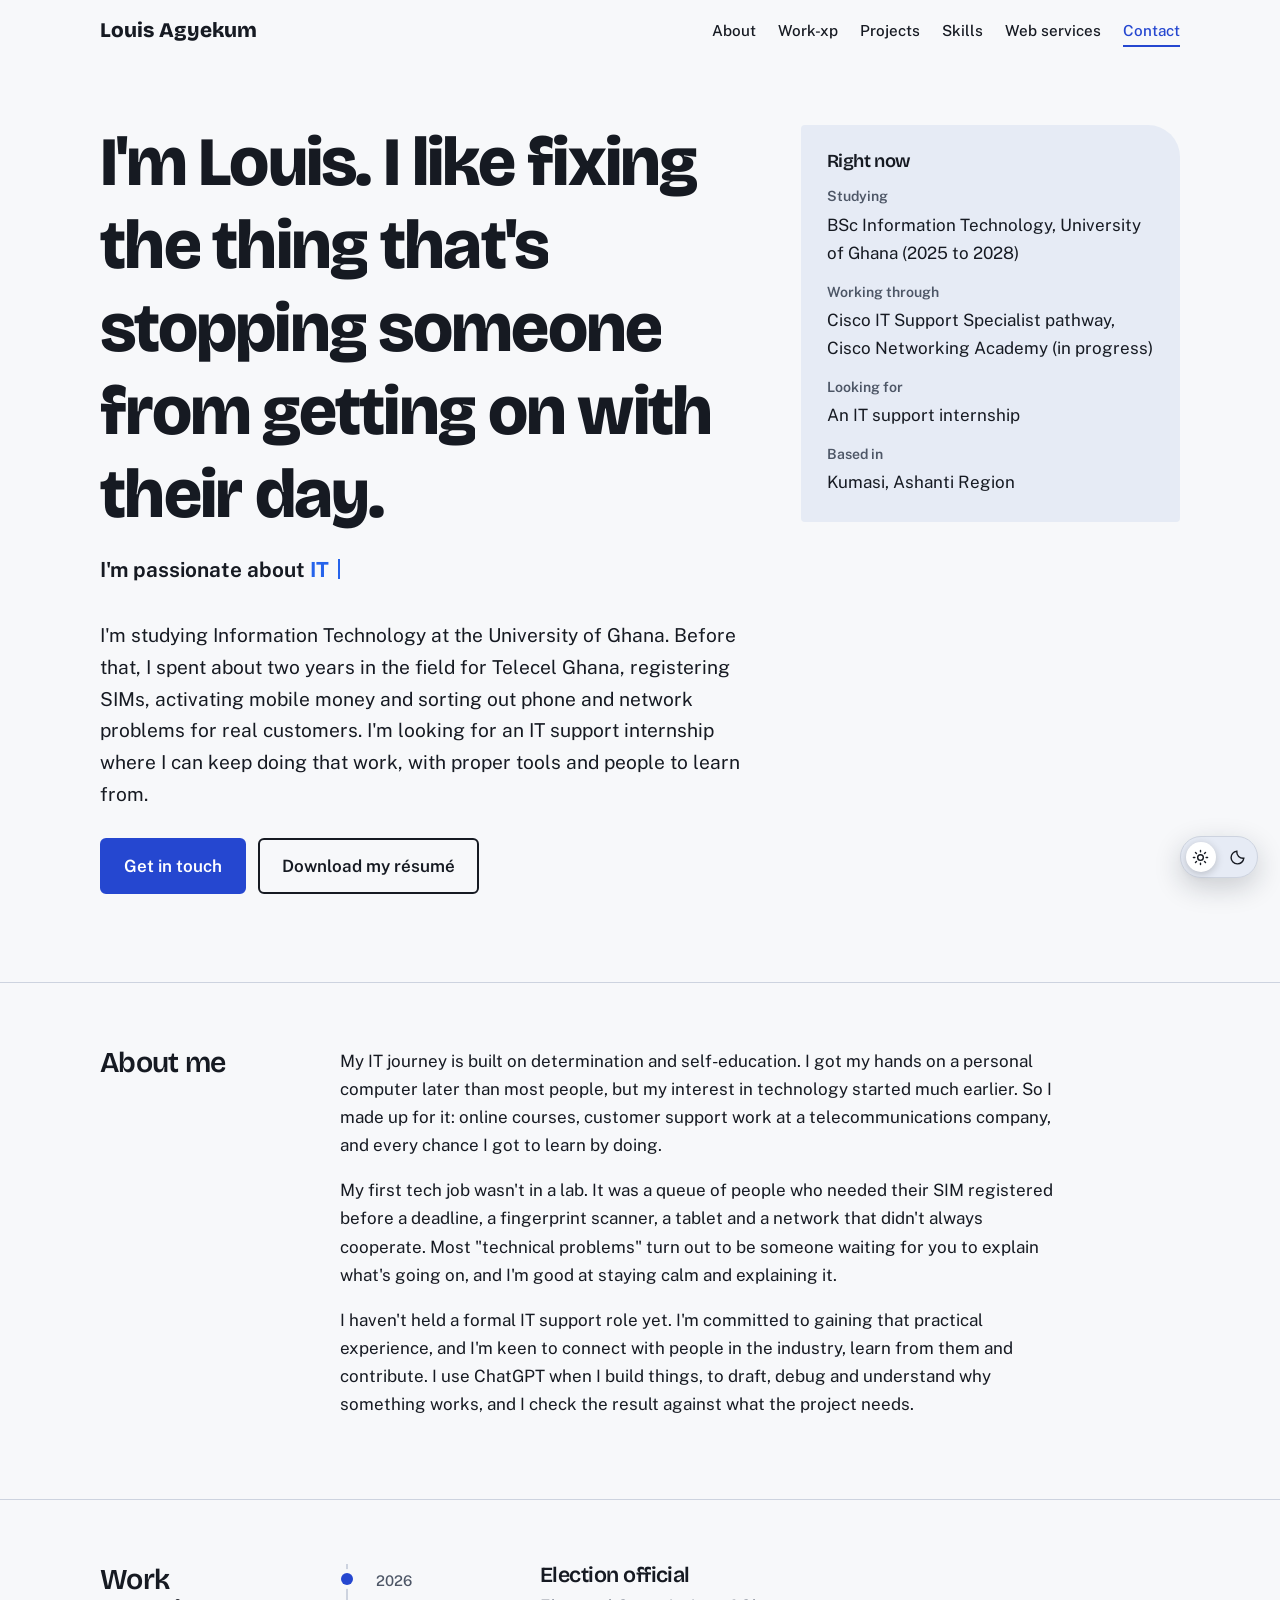
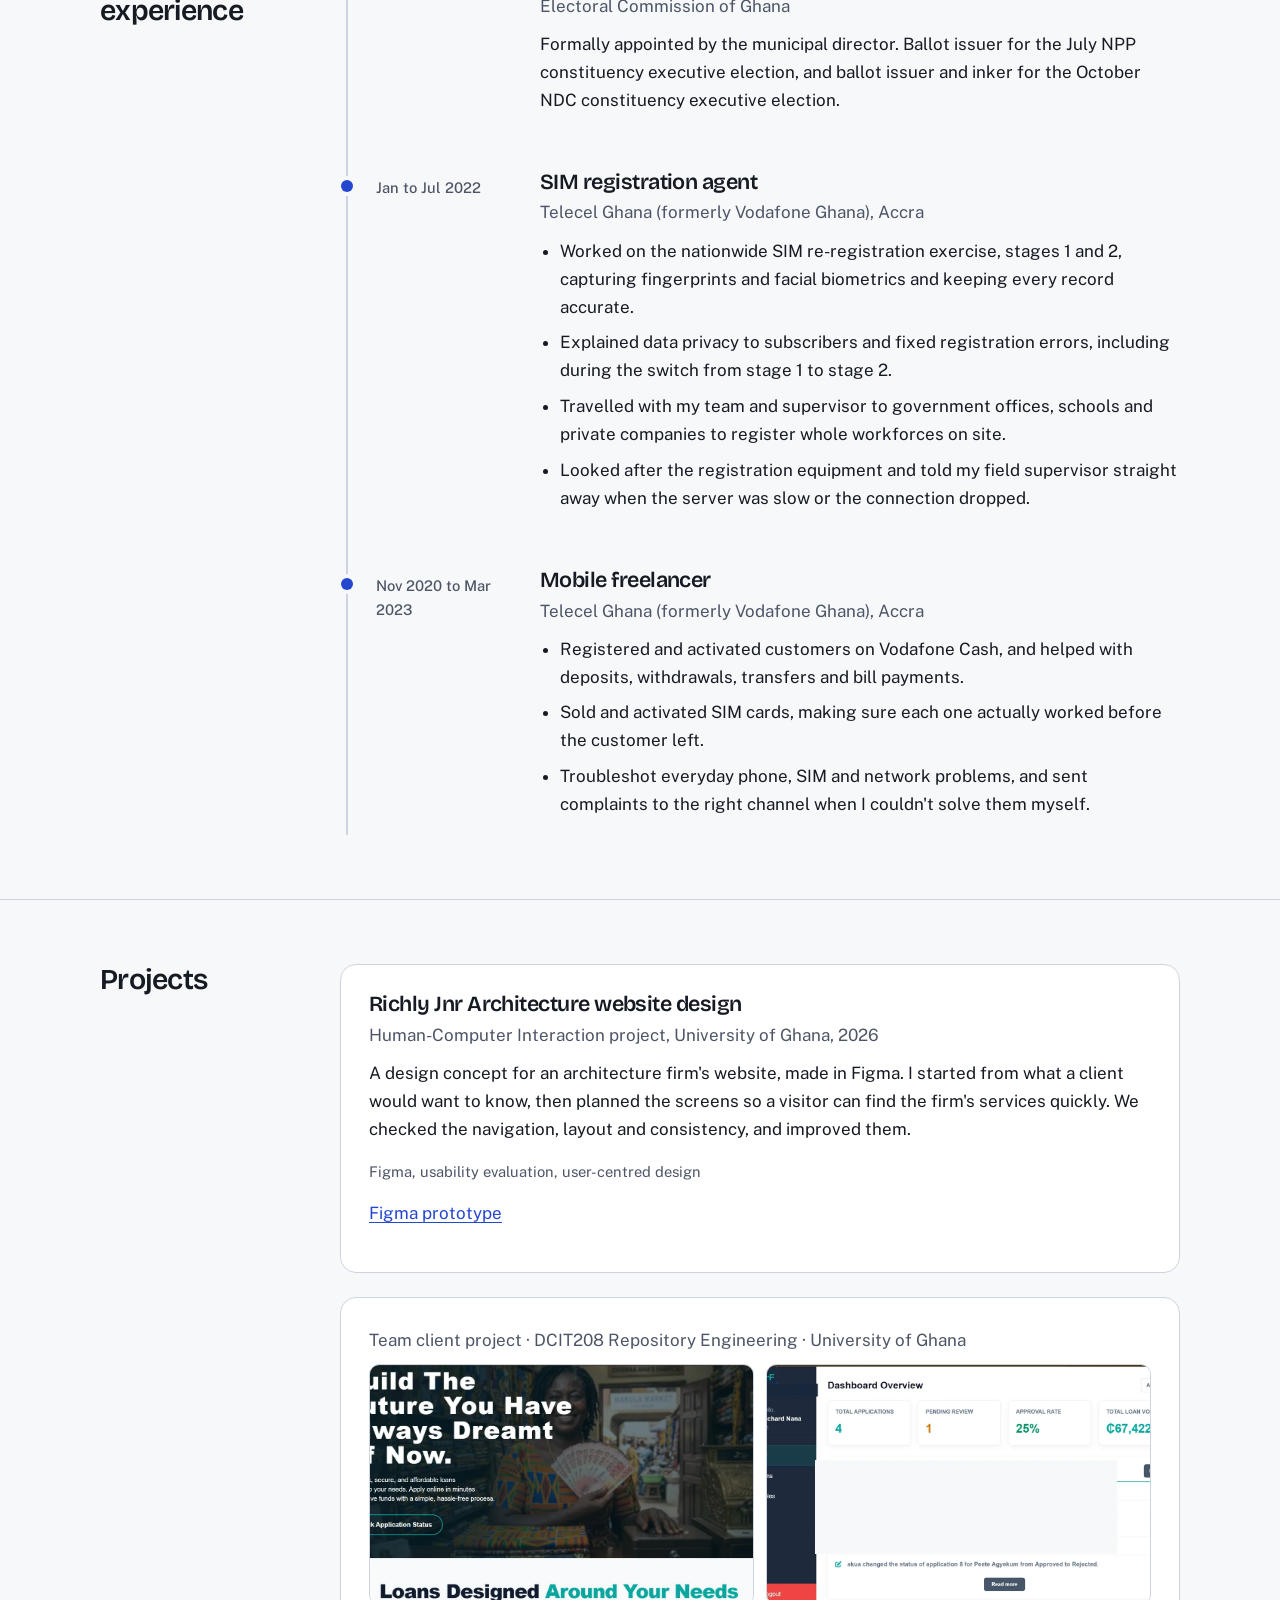
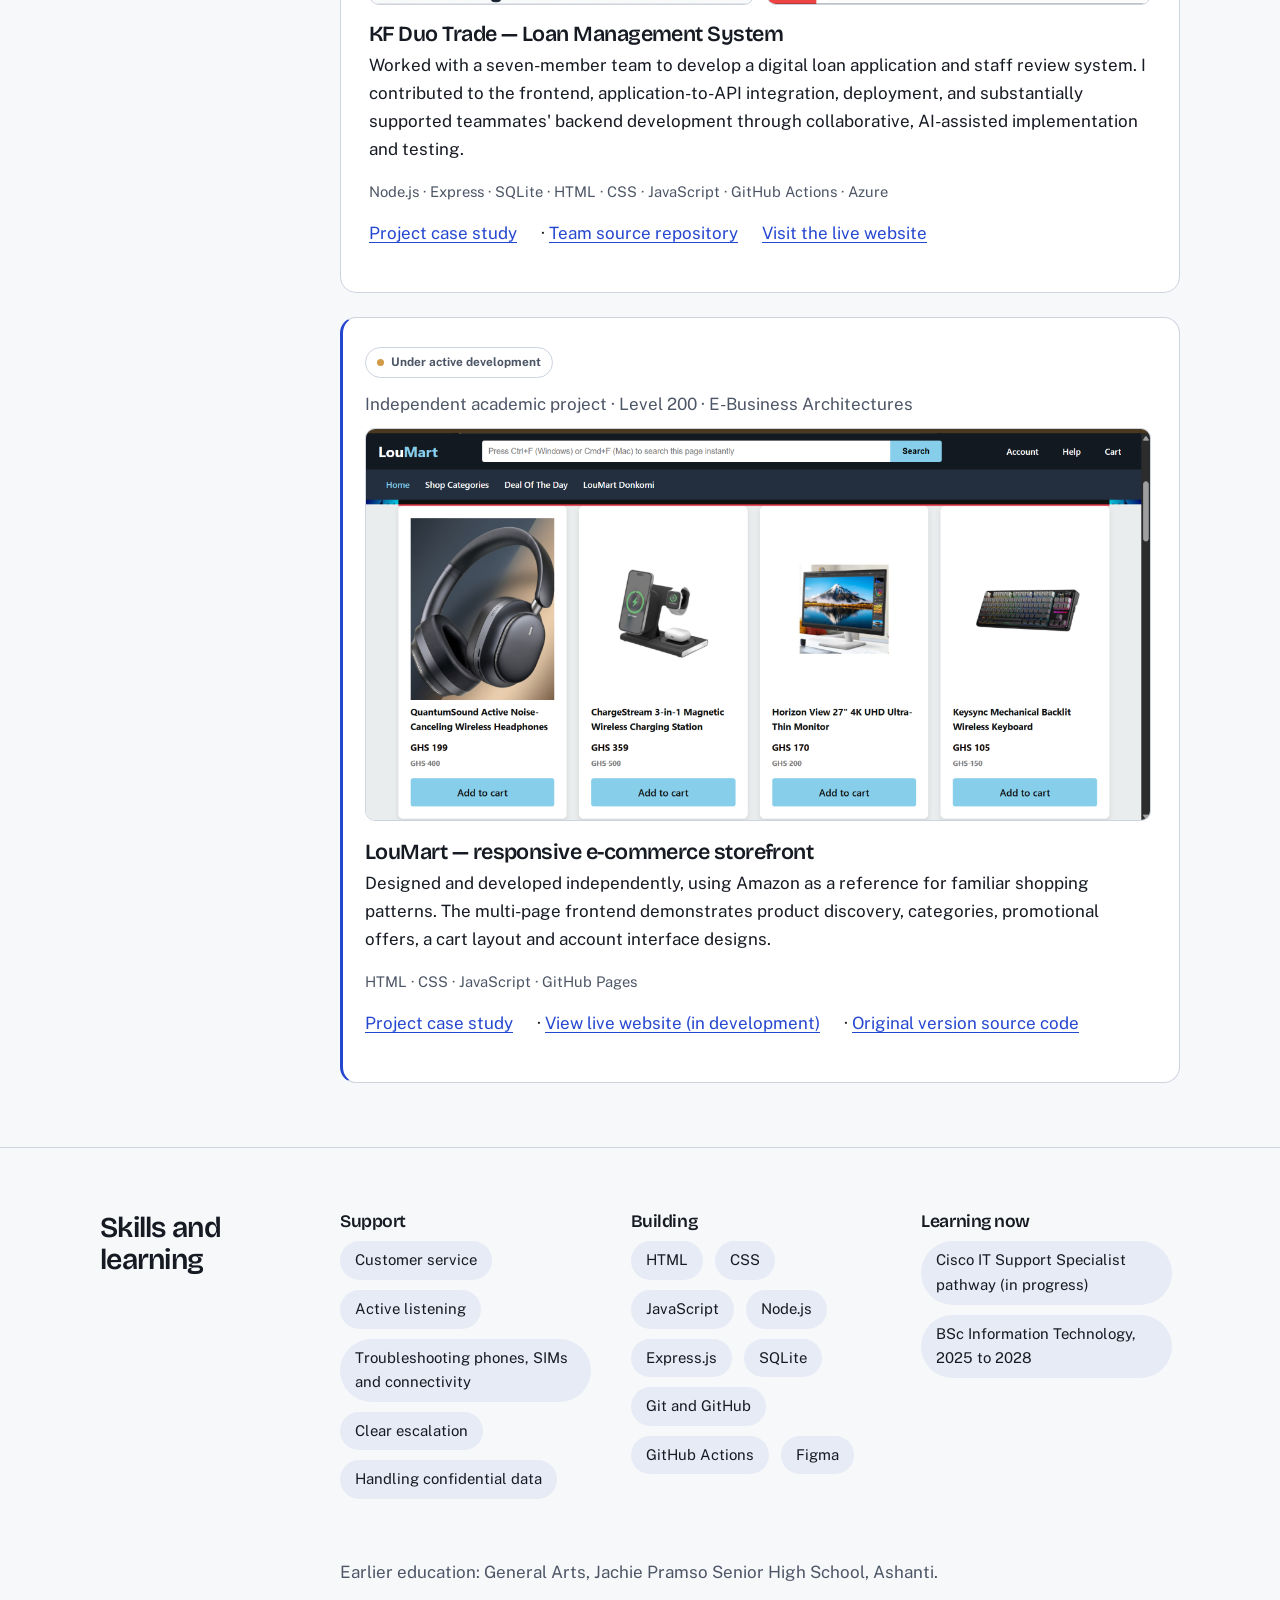
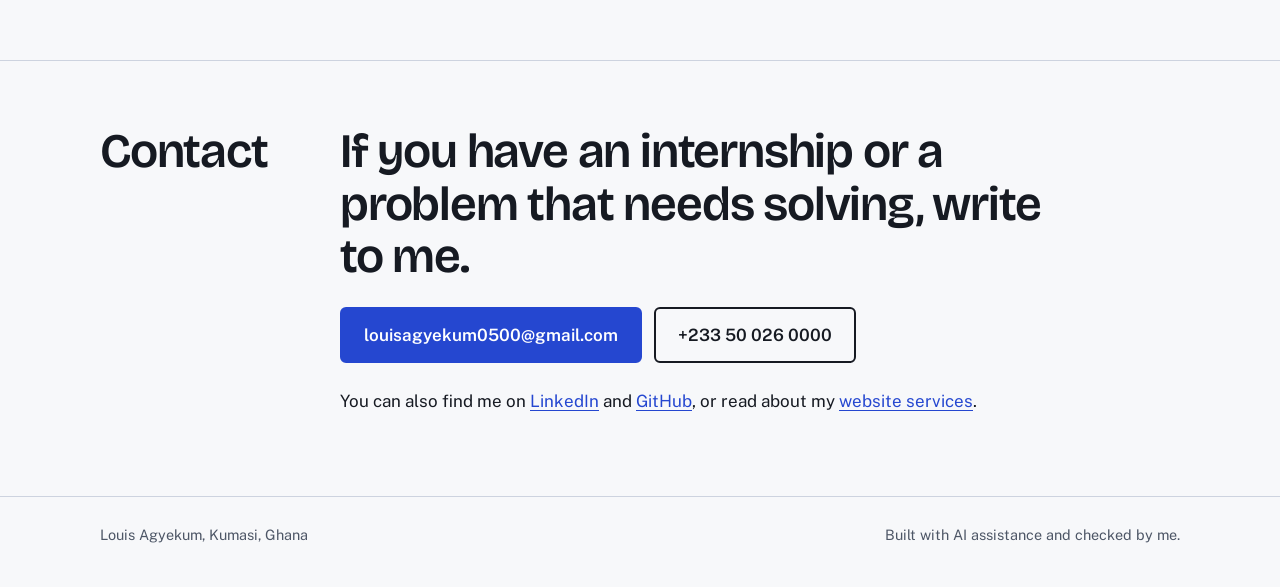
<file: index.html>
<!doctype html>

<html lang="en">
  <head>
    <meta charset="utf-8" />
    <meta content="width=device-width,initial-scale=1" name="viewport" />
    <meta
      content="Louis Agyekum is an IT student at the University of Ghana with two years of field experience in mobile and SIM support, looking for an IT support internship."
      name="description"
    />
    <title>Louis Agyekum, IT student and support intern candidate</title>
    <link href="css/style.css" rel="stylesheet" />
    <script>
      document.documentElement.classList.add("js");
    </script>
    <script>
      // New preference key resets the previous release's dark default once.
      // After that, visitors can save either theme normally.
      try {
        document.documentElement.dataset.theme =
          localStorage.getItem("louis-theme-v2") === "dark" ? "dark" : "light";
      } catch (e) {
        document.documentElement.dataset.theme = "light";
      }
    </script>
  </head>
  <body id="top">
    <div aria-hidden="true" class="progress"></div>
    <a class="skip" href="#main">Skip to content</a>
    <header>
      <div class="wrap">
        <a class="logo" href="#top">Louis Agyekum</a>
        <button
          aria-controls="nav"
          aria-expanded="false"
          aria-label="Open menu"
          class="menu-btn"
          type="button"
        >
          <span></span><span></span><span></span>
        </button>
        <nav aria-label="Main" id="nav">
          <a href="#about">About</a><a href="#work">Work-xp</a
          ><a href="#projects">Projects</a><a href="#skills">Skills</a
          ><a href="services.html">Web services</a
          ><a href="#contact">Contact</a>
        </nav>
      </div>
    </header>
    <div aria-label="Website appearance" class="theme-control">
      <button
        aria-checked="false"
        aria-label="Dark mode"
        class="theme-toggle"
        role="switch"
        title="Toggle dark mode"
        type="button"
      >
        <span aria-hidden="true" class="theme-icon theme-sun"
          ><svg
            fill="none"
            stroke="currentColor"
            stroke-linecap="round"
            stroke-width="2"
            viewbox="0 0 24 24"
          >
            <circle cx="12" cy="12" r="4"></circle>
            <path
              d="M12 2v2m0 16v2M4.93 4.93l1.42 1.42m11.3 11.3 1.42 1.42M2 12h2m16 0h2M4.93 19.07l1.42-1.42m11.3-11.3 1.42-1.42"
            ></path></svg
        ></span>
        <span aria-hidden="true" class="theme-icon theme-moon"
          ><svg
            fill="none"
            stroke="currentColor"
            stroke-linecap="round"
            stroke-width="2"
            viewbox="0 0 24 24"
          >
            <path d="M20.9 13A9 9 0 0 1 11 3.1 9 9 0 1 0 20.9 13Z"></path></svg
        ></span>
        <span aria-hidden="true" class="theme-knob"></span>
      </button>
    </div>
    <main id="main">
      <div class="wrap hero">
        <div>
          <h1 data-split="">
            I'm Louis. I like fixing the thing that's stopping someone from
            getting on with their day.
          </h1>
          <p class="typing-line">
            <span class="typing-prefix">I'm passionate about </span
            ><span class="typing-animated"
              ><span id="typing-text">IT Support</span
              ><span aria-hidden="true" class="typing-cursor"></span
            ></span>
          </p>
          <p class="lead">
            I'm studying Information Technology at the University of Ghana.
            Before that, I spent about two years in the field for Telecel Ghana,
            registering SIMs, activating mobile money and sorting out phone and
            network problems for real customers. I'm looking for an IT support
            internship where I can keep doing that work, with proper tools and
            people to learn from.
          </p>
          <div class="btns">
            <a class="btn main" href="#contact">Get in touch</a
            ><a class="btn" download="" href="assets/Louis_Agyekum_Resume.pdf"
              >Download my résumé</a
            >
          </div>
        </div>
        <aside aria-label="Right now" class="now">
          <div class="clip">
            <video
              aria-label="A short video of Louis saying hello"
              autoplay=""
              loop=""
              muted=""
              playsinline=""
              preload="metadata"
            >
              <source src="assets/intro.mp4" type="video/mp4" />
            </video>
          </div>
          <h2>Right now</h2>
          <dl>
            <dt>Studying</dt>
            <dd>
              BSc Information Technology, University of Ghana (2025 to 2028)
            </dd>
            <dt>Working through</dt>
            <dd>
              Cisco IT Support Specialist pathway, Cisco Networking Academy (in
              progress)
            </dd>
            <dt>Looking for</dt>
            <dd>An IT support internship</dd>
            <dt>Based in</dt>
            <dd>Kumasi, Ashanti Region</dd>
          </dl>
        </aside>
      </div>
      <section id="about">
        <div class="wrap row">
          <h2 class="reveal">About me</h2>
          <div class="body" data-stagger="">
            <p>
              My IT journey is built on determination and self-education. I got
              my hands on a personal computer later than most people, but my
              interest in technology started much earlier. So I made up for it:
              online courses, customer support work at a telecommunications
              company, and every chance I got to learn by doing.
            </p>
            <p>
              My first tech job wasn't in a lab. It was a queue of people who
              needed their SIM registered before a deadline, a fingerprint
              scanner, a tablet and a network that didn't always cooperate. Most
              "technical problems" turn out to be someone waiting for you to
              explain what's going on, and I'm good at staying calm and
              explaining it.
            </p>
            <p>
              I haven't held a formal IT support role yet. I'm committed to
              gaining that practical experience, and I'm keen to connect with
              people in the industry, learn from them and contribute. I use
              ChatGPT when I build things, to draft, debug and understand why
              something works, and I check the result against what the project
              needs.
            </p>
          </div>
        </div>
      </section>
      <section id="work">
        <div class="wrap row">
          <h2 class="reveal">Work experience</h2>
          <div data-stagger="">
            <div class="entry">
              <time>2026</time>
              <div>
                <h3>Election official</h3>
                <p class="where">Electoral Commission of Ghana</p>
                <p>
                  Formally appointed by the municipal director. Ballot issuer
                  for the July NPP constituency executive election, and ballot
                  issuer and inker for the October NDC constituency executive
                  election.
                </p>
              </div>
            </div>
            <div class="entry">
              <time>Jan to Jul 2022</time>
              <div>
                <h3>SIM registration agent</h3>
                <p class="where">
                  Telecel Ghana (formerly Vodafone Ghana), Accra
                </p>
                <ul>
                  <li>
                    Worked on the nationwide SIM re-registration exercise,
                    stages 1 and 2, capturing fingerprints and facial biometrics
                    and keeping every record accurate.
                  </li>
                  <li>
                    Explained data privacy to subscribers and fixed registration
                    errors, including during the switch from stage 1 to stage 2.
                  </li>
                  <li>
                    Travelled with my team and supervisor to government offices,
                    schools and private companies to register whole workforces
                    on site.
                  </li>
                  <li>
                    Looked after the registration equipment and told my field
                    supervisor straight away when the server was slow or the
                    connection dropped.
                  </li>
                </ul>
              </div>
            </div>
            <div class="entry">
              <time>Nov 2020 to Mar 2023</time>
              <div>
                <h3>Mobile freelancer</h3>
                <p class="where">
                  Telecel Ghana (formerly Vodafone Ghana), Accra
                </p>
                <ul>
                  <li>
                    Registered and activated customers on Vodafone Cash, and
                    helped with deposits, withdrawals, transfers and bill
                    payments.
                  </li>
                  <li>
                    Sold and activated SIM cards, making sure each one actually
                    worked before the customer left.
                  </li>
                  <li>
                    Troubleshot everyday phone, SIM and network problems, and
                    sent complaints to the right channel when I couldn't solve
                    them myself.
                  </li>
                </ul>
              </div>
            </div>
          </div>
        </div>
      </section>
      <section id="projects">
        <div class="wrap row">
          <h2 class="reveal">Projects</h2>
          <div data-stagger="">
            <article class="proj spot">
              <h3>Richly Jnr Architecture website design</h3>
              <p class="where">
                Human-Computer Interaction project, University of Ghana, 2026
              </p>
              <p>
                A design concept for an architecture firm's website, made in
                Figma. I started from what a client would want to know, then
                planned the screens so a visitor can find the firm's services
                quickly. We checked the navigation, layout and consistency, and
                improved them.
              </p>
              <p class="stack">
                Figma, usability evaluation, user-centred design
              </p>
              <p class="links">
                <a
                  href="https://www.figma.com/proto/cH3LFaec0t0evLrTlX2343/HCI-RICHLY-JNR-ARCHIT?node-id=8-64&amp;t=3QjF5I2idbZ5x2Rs-0&amp;scaling=contain&amp;content-scaling=fixed&amp;page-id=1%3A2&amp;fuid=1697316392466833831"
                  rel="noopener"
                  target="_blank"
                  >Figma prototype</a
                >
              </p>
            </article>
            <article class="proj spot kf-feature">
              <p class="where">
                Team client project · DCIT208 Repository Engineering ·
                University of Ghana
              </p>
              <div class="kf-card-preview">
                <img
                  alt="KF Duo public-facing loan website homepage"
                  loading="lazy"
                  src="assets/projects/kf-duo/public-home.webp"
                /><img
                  alt="KF Duo staff administration dashboard"
                  loading="lazy"
                  src="assets/projects/kf-duo/admin-overview.webp"
                />
              </div>
              <h3>KF Duo Trade — Loan Management System</h3>
              <p>
                Worked with a seven-member team to develop a digital loan
                application and staff review system. I contributed to the
                frontend, application-to-API integration, deployment, and
                substantially supported teammates' backend development through
                collaborative, AI-assisted implementation and testing.
              </p>
              <p class="stack">
                Node.js · Express · SQLite · HTML · CSS · JavaScript · GitHub
                Actions · Azure
              </p>
              <p class="links">
                <a href="kf-duo.html">Project case study</a> ·
                <a
                  href="https://github.com/Dept-of-Comp-Sci-University-of-Ghana/dcit208-client-project-2026-team-engineering-repository-seg26-03-team-thanos"
                  rel="noopener noreferrer"
                  target="_blank"
                  >Team source repository</a
                >
                <a href="https://www.kfduotrade.company/" rel="noopener noreferrer"
                  target="_blank">Visit the live website</a>
              </p>
            </article>
            <article class="proj spot loumart-feature">
              <span class="loumart-project-state"
                >Under active development</span
              >
              <p class="where">
                Independent academic project · Level 200 · E-Business
                Architectures
              </p>
              <img
                alt="Screenshot of the real LouMart storefront showing product cards and shopping navigation"
                class="loumart-card-preview"
                decoding="async"
                height="639"
                loading="lazy"
                src="assets/projects/loumart-homepage.png"
                width="1279"
              />
              <h3>LouMart — responsive e-commerce storefront</h3>
              <p>
                Designed and developed independently, using Amazon as a
                reference for familiar shopping patterns. The multi-page
                frontend demonstrates product discovery, categories, promotional
                offers, a cart layout and account interface designs.
              </p>
              <p class="stack">HTML · CSS · JavaScript · GitHub Pages</p>
              <p class="links">
                <a href="loumart.html">Project case study</a> ·
                <a
                  href="https://ilouisagyekum.github.io/209_E-commerce-Project/"
                  rel="noopener noreferrer"
                  target="_blank"
                  >View live website (in development)</a
                >
                ·
                <a
                  href="https://github.com/ilouisagyekum/209_E-commerce-Project/tree/pre-release"
                  rel="noopener noreferrer"
                  target="_blank"
                  >Original version source code</a
                >
              </p>
            </article>
          </div>
        </div>
      </section>
      <section id="skills">
        <div class="wrap row">
          <h2 class="reveal">Skills and learning</h2>
          <div>
            <div class="skills" data-stagger="">
              <div>
                <h3>Support</h3>
                <ul>
                  <li>Customer service</li>
                  <li>Active listening</li>
                  <li>Troubleshooting phones, SIMs and connectivity</li>
                  <li>Clear escalation</li>
                  <li>Handling confidential data</li>
                </ul>
              </div>
              <div>
                <h3>Building</h3>
                <ul>
                  <li>HTML</li>
                  <li>CSS</li>
                  <li>JavaScript</li>
                  <li>Node.js</li>
                  <li>Express.js</li>
                  <li>SQLite</li>
                  <li>Git and GitHub</li>
                  <li>GitHub Actions</li>
                  <li>Figma</li>
                </ul>
              </div>
              <div>
                <h3>Learning now</h3>
                <ul>
                  <li>Cisco IT Support Specialist pathway (in progress)</li>
                  <li>BSc Information Technology, 2025 to 2028</li>
                </ul>
              </div>
            </div>
            <p class="where reveal" style="margin-top: 32px">
              Earlier education: General Arts, Jachie Pramso Senior High School,
              Ashanti.
            </p>
          </div>
        </div>
      </section>
      <section class="contact" id="contact">
        <div class="wrap row">
          <h2 class="reveal">Contact</h2>
          <div class="body reveal">
            <h2 style="margin-bottom: 12px">
              If you have an internship or a problem that needs solving, write
              to me.
            </h2>
            <div class="btns">
              <a class="btn main" href="mailto:louisagyekum0500@gmail.com"
                >louisagyekum0500@gmail.com</a
              ><a class="btn" href="tel:+233500260000">+233 50 026 0000</a>
            </div>
            <p>
              You can also find me on
              <a
                href="https://www.linkedin.com/in/louis-agyekum-b48a21249"
                rel="noopener"
                target="_blank"
                >LinkedIn</a
              >
              and
              <a
                href="https://github.com/ilouisagyekum"
                rel="noopener"
                target="_blank"
                >GitHub</a
              >, or read about my <a href="services.html">website services</a>.
            </p>
          </div>
        </div>
      </section>
    </main>
    <div aria-label="Quick actions" class="dock">
      <a class="btn main" href="mailto:louisagyekum0500@gmail.com">Email me</a
      ><a class="btn" download="" href="assets/Louis_Agyekum_Resume.pdf"
        >Résumé</a
      >
    </div>
    <footer>
      <div class="wrap">
        <span>Louis Agyekum, Kumasi, Ghana</span
        ><span>Built with AI assistance and checked by me.</span>
      </div>
    </footer>
    <script defer="" src="js/script.js"></script>
  </body>
</html>
</file>
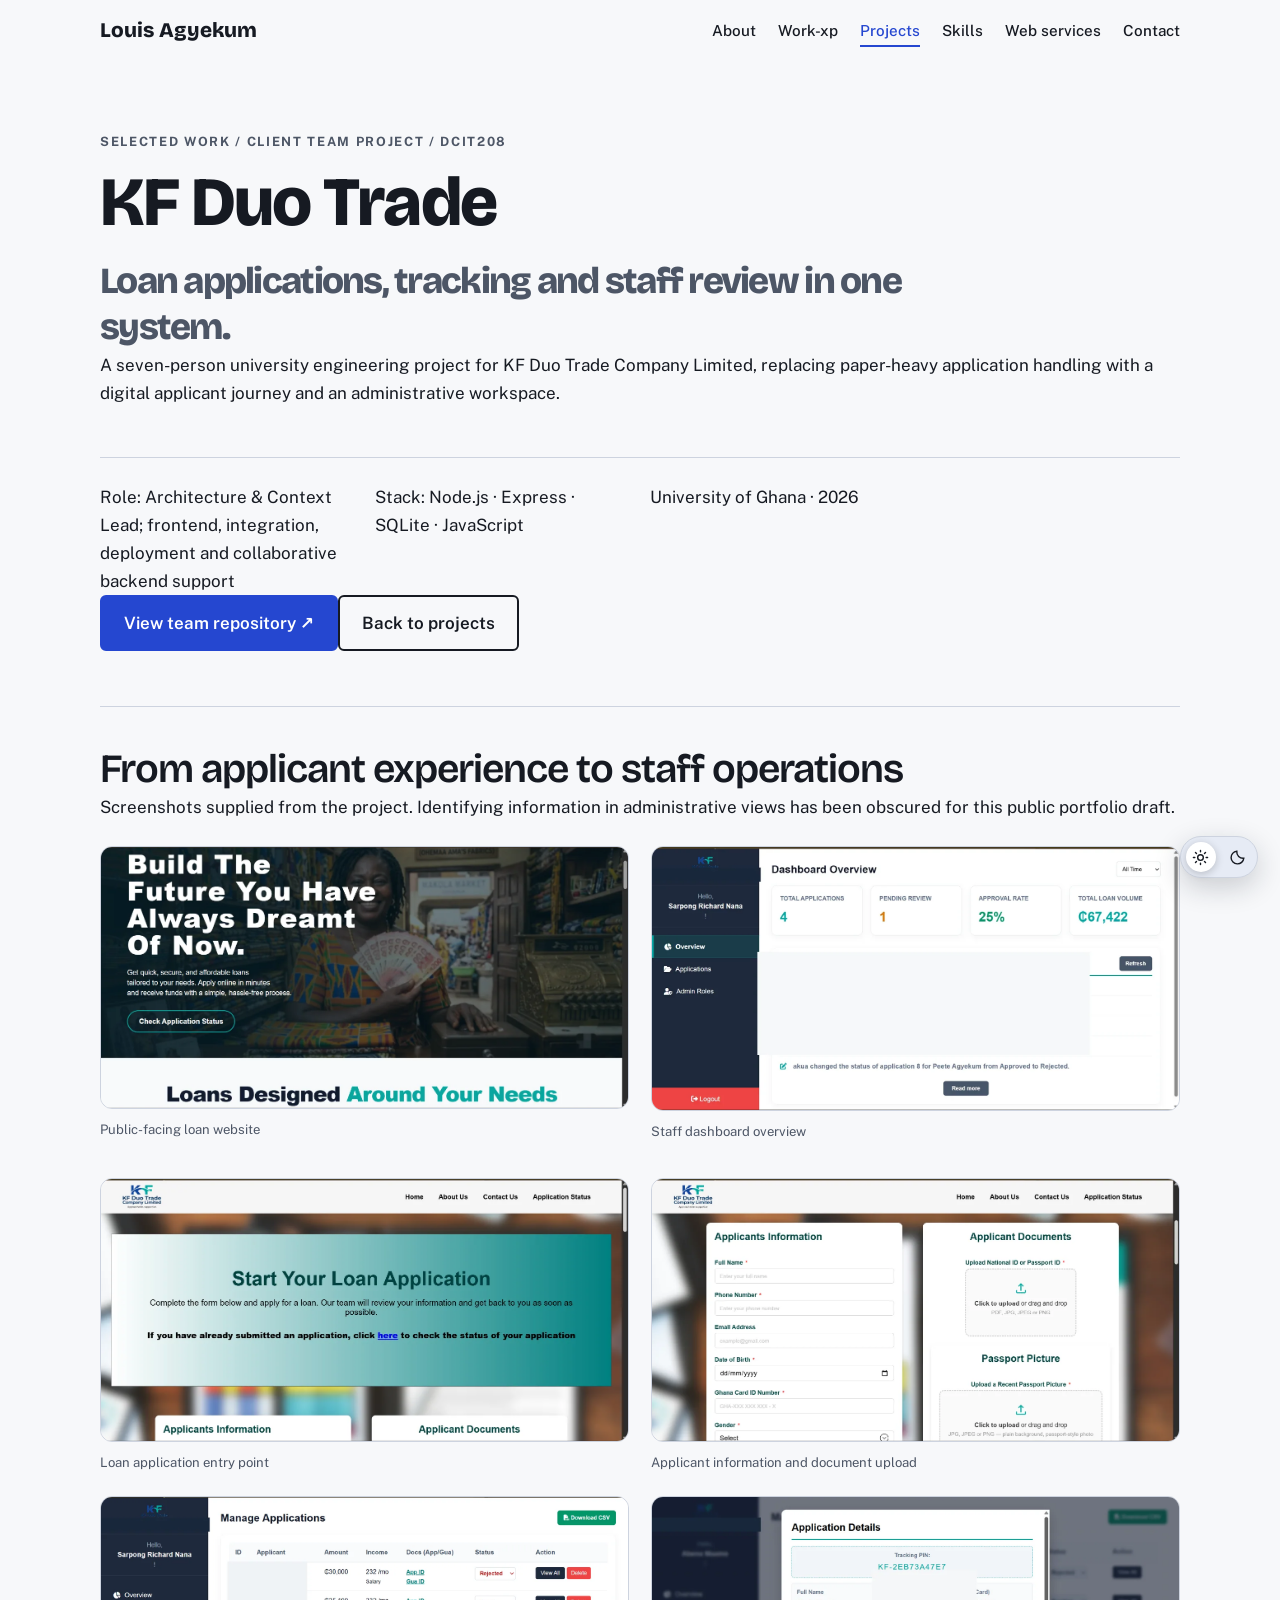
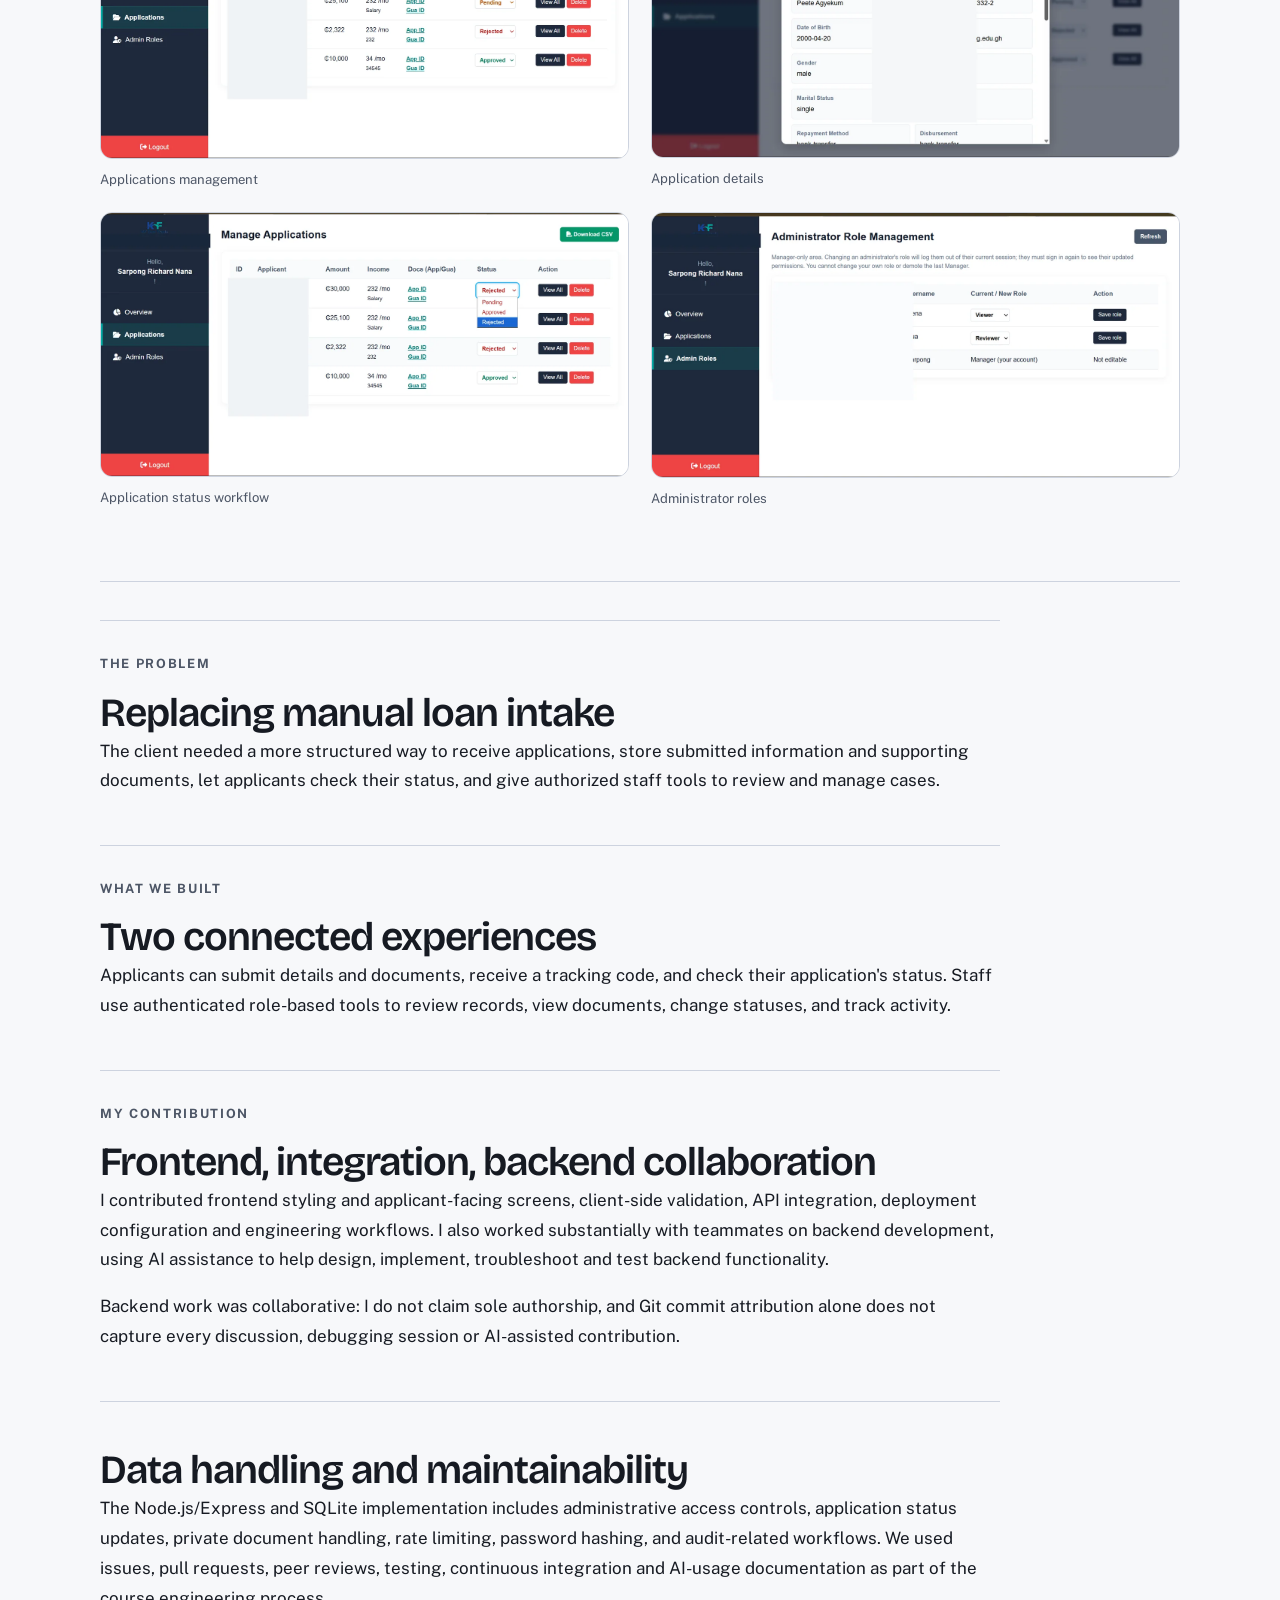
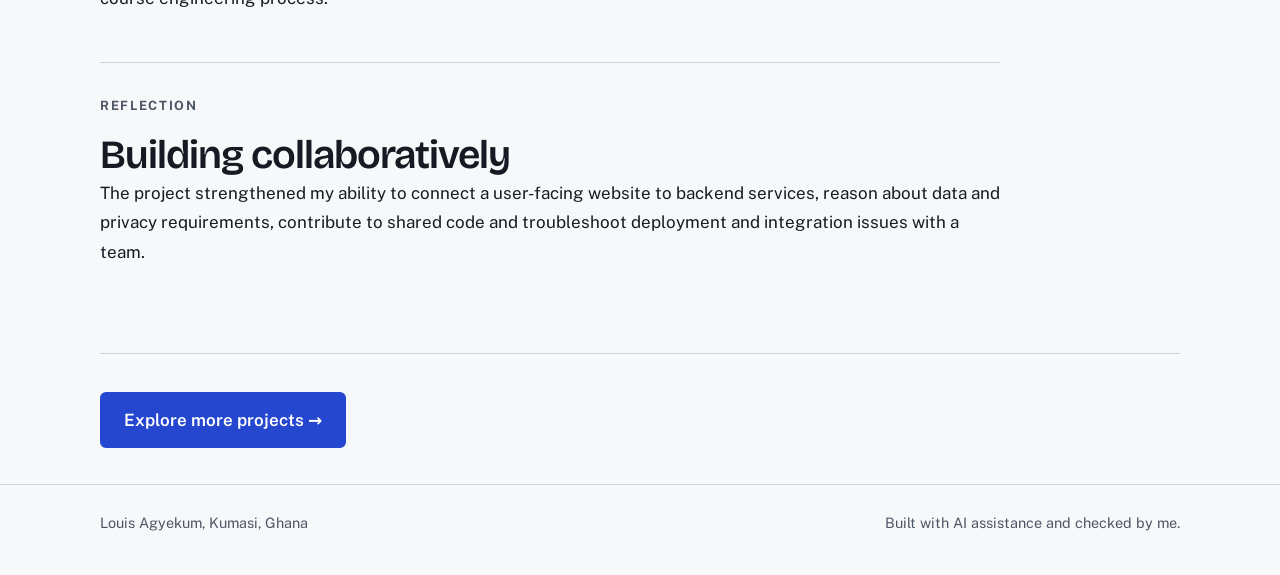
<file: kf-duo.html>
<!doctype html>

<html lang="en">
  <head>
    <meta charset="utf-8" />
    <meta content="width=device-width,initial-scale=1" name="viewport" />
    <meta
      content="KF Duo Trade Loan Management System — team project case study, public applicant flow, admin dashboard, and collaborative AI-assisted backend contributions."
      name="description"
    />
    <title>KF Duo Trade — Project Case Study | Louis Agyekum</title>
    <link href="css/style.css" rel="stylesheet" />
    <script>
      document.documentElement.classList.add("js");
    </script>
    <script>
      // New preference key resets the previous release's dark default once.
      // After that, visitors can save either theme normally.
      try {
        document.documentElement.dataset.theme =
          localStorage.getItem("louis-theme-v2") === "dark" ? "dark" : "light";
      } catch (e) {
        document.documentElement.dataset.theme = "light";
      }
    </script>
  </head>
  <body id="top">
    <div aria-hidden="true" class="progress"></div>
    <a class="skip" href="#main">Skip to content</a>
    <header>
      <div class="wrap">
        <a class="logo" href="index.html">Louis Agyekum</a>
        <button
          aria-controls="nav"
          aria-expanded="false"
          aria-label="Open menu"
          class="menu-btn"
          type="button"
        >
          <span></span><span></span><span></span>
        </button>
        <nav aria-label="Main" id="nav">
          <a href="index.html#about">About</a><a href="index.html#work">Work-xp</a
          ><a aria-current="page" href="index.html#projects">Projects</a
          ><a href="index.html#skills">Skills</a
          ><a href="services.html">Web services</a
          ><a href="index.html#contact">Contact</a>
        </nav>
      </div>
    </header>
    <div aria-label="Website appearance" class="theme-control">
      <button
        aria-checked="false"
        aria-label="Dark mode"
        class="theme-toggle"
        role="switch"
        title="Toggle dark mode"
        type="button"
      >
        <span aria-hidden="true" class="theme-icon theme-sun"
          ><svg
            fill="none"
            stroke="currentColor"
            stroke-linecap="round"
            stroke-width="2"
            viewbox="0 0 24 24"
          >
            <circle cx="12" cy="12" r="4"></circle>
            <path
              d="M12 2v2m0 16v2M4.93 4.93l1.42 1.42m11.3 11.3 1.42 1.42M2 12h2m16 0h2M4.93 19.07l1.42-1.42m11.3-11.3 1.42-1.42"
            ></path></svg
        ></span>
        <span aria-hidden="true" class="theme-icon theme-moon"
          ><svg
            fill="none"
            stroke="currentColor"
            stroke-linecap="round"
            stroke-width="2"
            viewbox="0 0 24 24"
          >
            <path d="M20.9 13A9 9 0 0 1 11 3.1 9 9 0 1 0 20.9 13Z"></path></svg
        ></span>
        <span aria-hidden="true" class="theme-knob"></span>
      </button>
    </div>
    <main class="case-study kf-case" id="main">
      <div class="wrap case-hero">
        <p class="case-eyebrow">
          Selected work / Client team project / DCIT208
        </p>
        <h1>
          KF Duo Trade<span class="case-title-sub"
            >Loan applications, tracking and staff review in one system.</span
          >
        </h1>
        <p class="case-intro">
          A seven-person university engineering project for KF Duo Trade Company
          Limited, replacing paper-heavy application handling with a digital
          applicant journey and an administrative workspace.
        </p>
        <div class="case-facts">
          <span
            >Role: Architecture &amp; Context Lead; frontend, integration,
            deployment and collaborative backend support</span
          ><span>Stack: Node.js · Express · SQLite · JavaScript</span
          ><span>University of Ghana · 2026</span>
        </div>
        <p class="case-actions">
          <a
            class="btn main"
            href="https://github.com/Dept-of-Comp-Sci-University-of-Ghana/dcit208-client-project-2026-team-engineering-repository-seg26-03-team-thanos"
            rel="noopener noreferrer"
            target="_blank"
            >View team repository ↗</a
          ><a class="btn" href="index.html#projects">Back to projects</a>
        </p>
      </div>
      <section class="wrap kf-gallery">
        <h2>From applicant experience to staff operations</h2>
        <p class="case-muted">
          Screenshots supplied from the project. Identifying information in
          administrative views has been obscured for this public portfolio
          draft.
        </p>
        <div class="kf-hero-grid">
          <figure>
            <img
              alt="KF Duo public-facing homepage"
              loading="lazy"
              src="assets/projects/kf-duo/public-home.webp"
            />
            <figcaption>Public-facing loan website</figcaption>
          </figure>
          <figure>
            <img
              alt="Staff dashboard overview"
              loading="lazy"
              src="assets/projects/kf-duo/admin-overview.webp"
            />
            <figcaption>Staff dashboard overview</figcaption>
          </figure>
        </div>
        <div class="kf-gallery-grid">
          <figure>
            <img
              alt="Start of online loan application"
              loading="lazy"
              src="assets/projects/kf-duo/public-application.webp"
            />
            <figcaption>Loan application entry point</figcaption>
          </figure>
          <figure>
            <img
              alt="Applicant information and document upload form"
              loading="lazy"
              src="assets/projects/kf-duo/public-form.webp"
            />
            <figcaption>Applicant information and document upload</figcaption>
          </figure>
          <figure>
            <img
              alt="Administrative application list"
              loading="lazy"
              src="assets/projects/kf-duo/admin-applications.webp"
            />
            <figcaption>Applications management</figcaption>
          </figure>
          <figure>
            <img
              alt="Application detail dialog"
              loading="lazy"
              src="assets/projects/kf-duo/admin-details.webp"
            />
            <figcaption>Application details</figcaption>
          </figure>
          <figure>
            <img
              alt="Staff application status controls"
              loading="lazy"
              src="assets/projects/kf-duo/admin-status.webp"
            />
            <figcaption>Application status workflow</figcaption>
          </figure>
          <figure>
            <img
              alt="Administrator role management"
              loading="lazy"
              src="assets/projects/kf-duo/admin-roles.webp"
            />
            <figcaption>Administrator roles</figcaption>
          </figure>
        </div>
      </section>
      <section class="wrap kf-copy">
        <div>
          <p class="case-eyebrow">The problem</p>
          <h2>Replacing manual loan intake</h2>
          <p>
            The client needed a more structured way to receive applications,
            store submitted information and supporting documents, let applicants
            check their status, and give authorized staff tools to review and
            manage cases.
          </p>
        </div>
        <div>
          <p class="case-eyebrow">What we built</p>
          <h2>Two connected experiences</h2>
          <p>
            Applicants can submit details and documents, receive a tracking
            code, and check their application's status. Staff use authenticated
            role-based tools to review records, view documents, change statuses,
            and track activity.
          </p>
        </div>
        <div>
          <p class="case-eyebrow">My contribution</p>
          <h2>Frontend, integration, backend collaboration</h2>
          <p>
            I contributed frontend styling and applicant-facing screens, client-side
            validation, API integration, deployment configuration and
            engineering workflows. I also worked substantially with teammates on
            backend development, using AI assistance to help design, implement,
            troubleshoot and test backend functionality.
          </p>
          <p>
            Backend work was collaborative: I do not claim sole authorship, and
            Git commit attribution alone does not capture every discussion,
            debugging session or AI-assisted contribution.
          </p>
        </div>
        <div>
          <p class="case-eyebrow" Engineering approach</p>
          <h2>Data handling and maintainability</h2>
          <p>
            The Node.js/Express and SQLite implementation includes
            administrative access controls, application status updates, private
            document handling, rate limiting, password hashing, and
            audit-related workflows. We used issues, pull requests, peer
            reviews, testing, continuous integration and AI-usage documentation
            as part of the course engineering process.
          </p>
        </div>
        <div>
          <p class="case-eyebrow">Reflection</p>
          <h2>Building collaboratively</h2>
          <p>
            The project strengthened my ability to connect a user-facing website
            to backend services, reason about data and privacy requirements,
            contribute to shared code and troubleshoot deployment and
            integration issues with a team.
          </p>
        </div>
      </section>
      <section class="wrap kf-next">
        <a class="btn main" href="index.html#projects"
          >Explore more projects →</a
        >
      </section>
    </main>
    <footer>
      <div class="wrap">
        <span>Louis Agyekum, Kumasi, Ghana</span
        ><span>Built with AI assistance and checked by me.</span>
      </div>
    </footer>
    <script defer="" src="js/script.js"></script>
  </body>
</html>
</file>
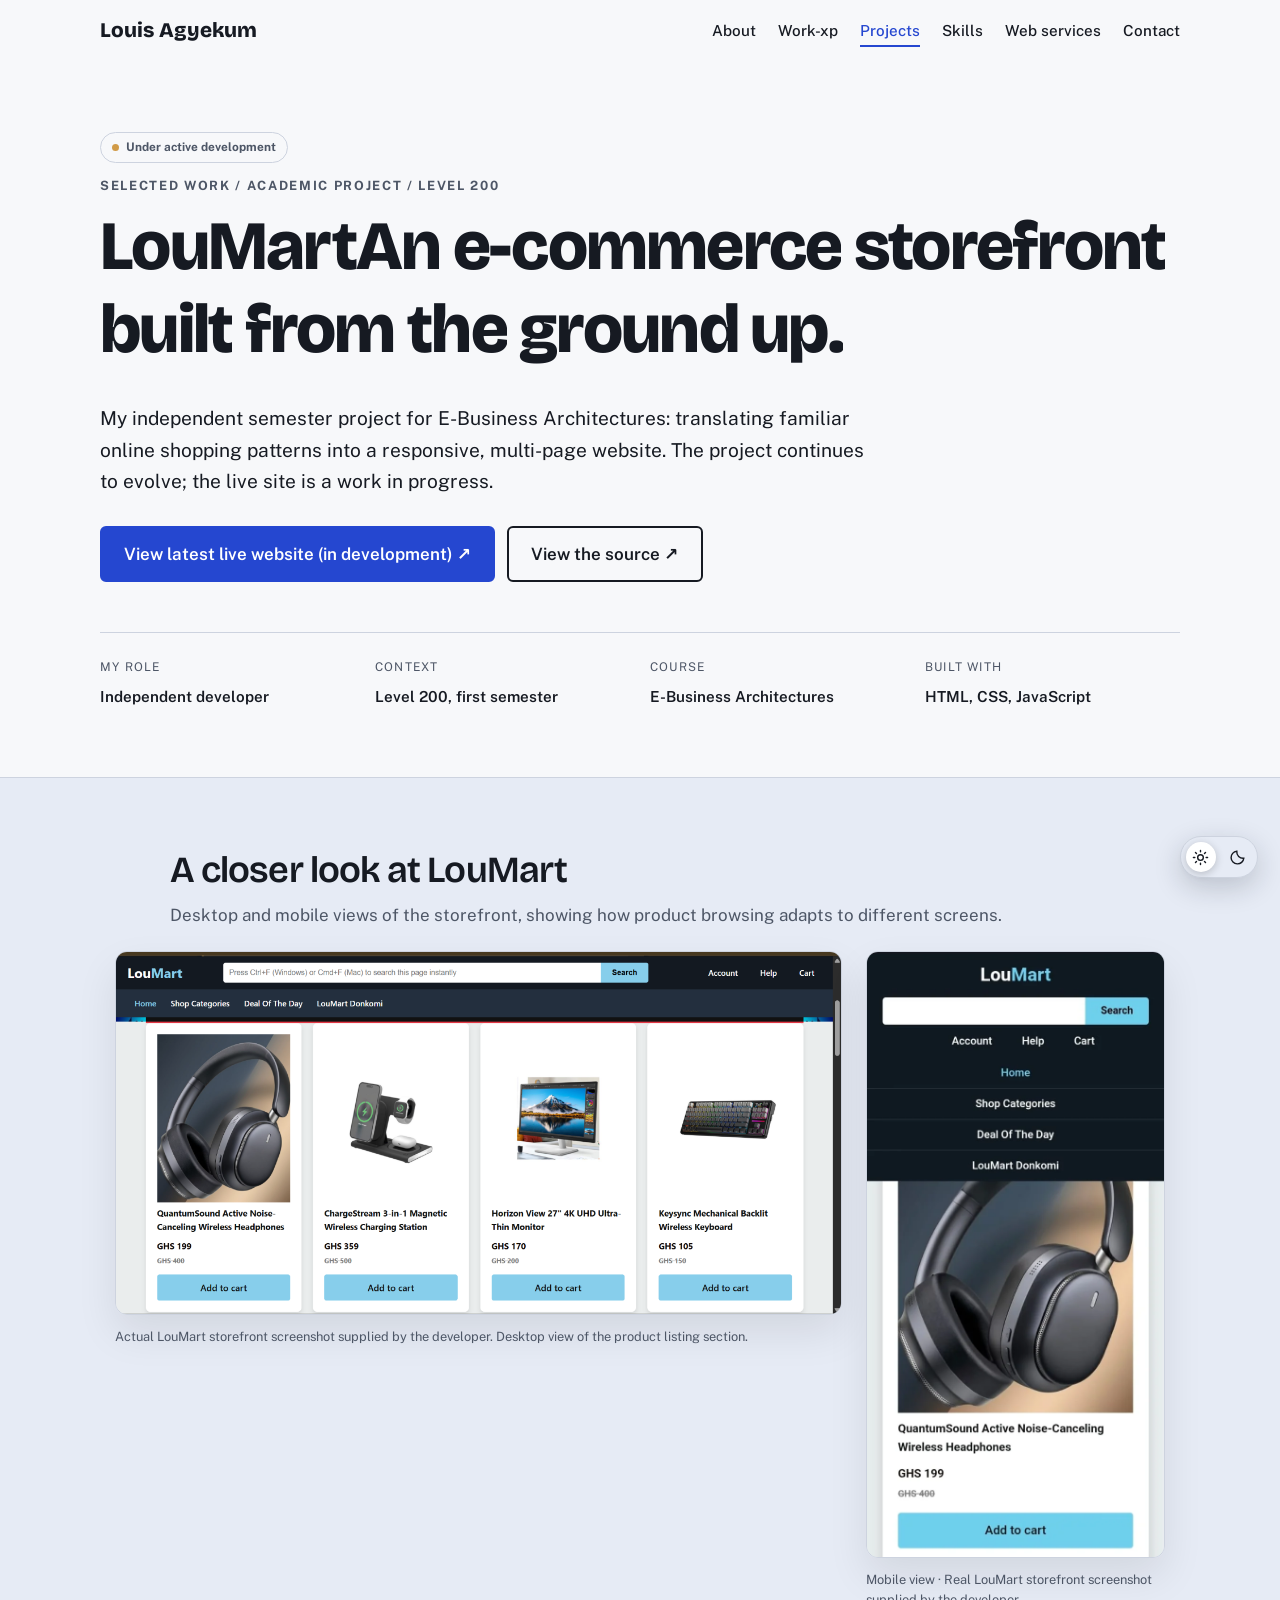
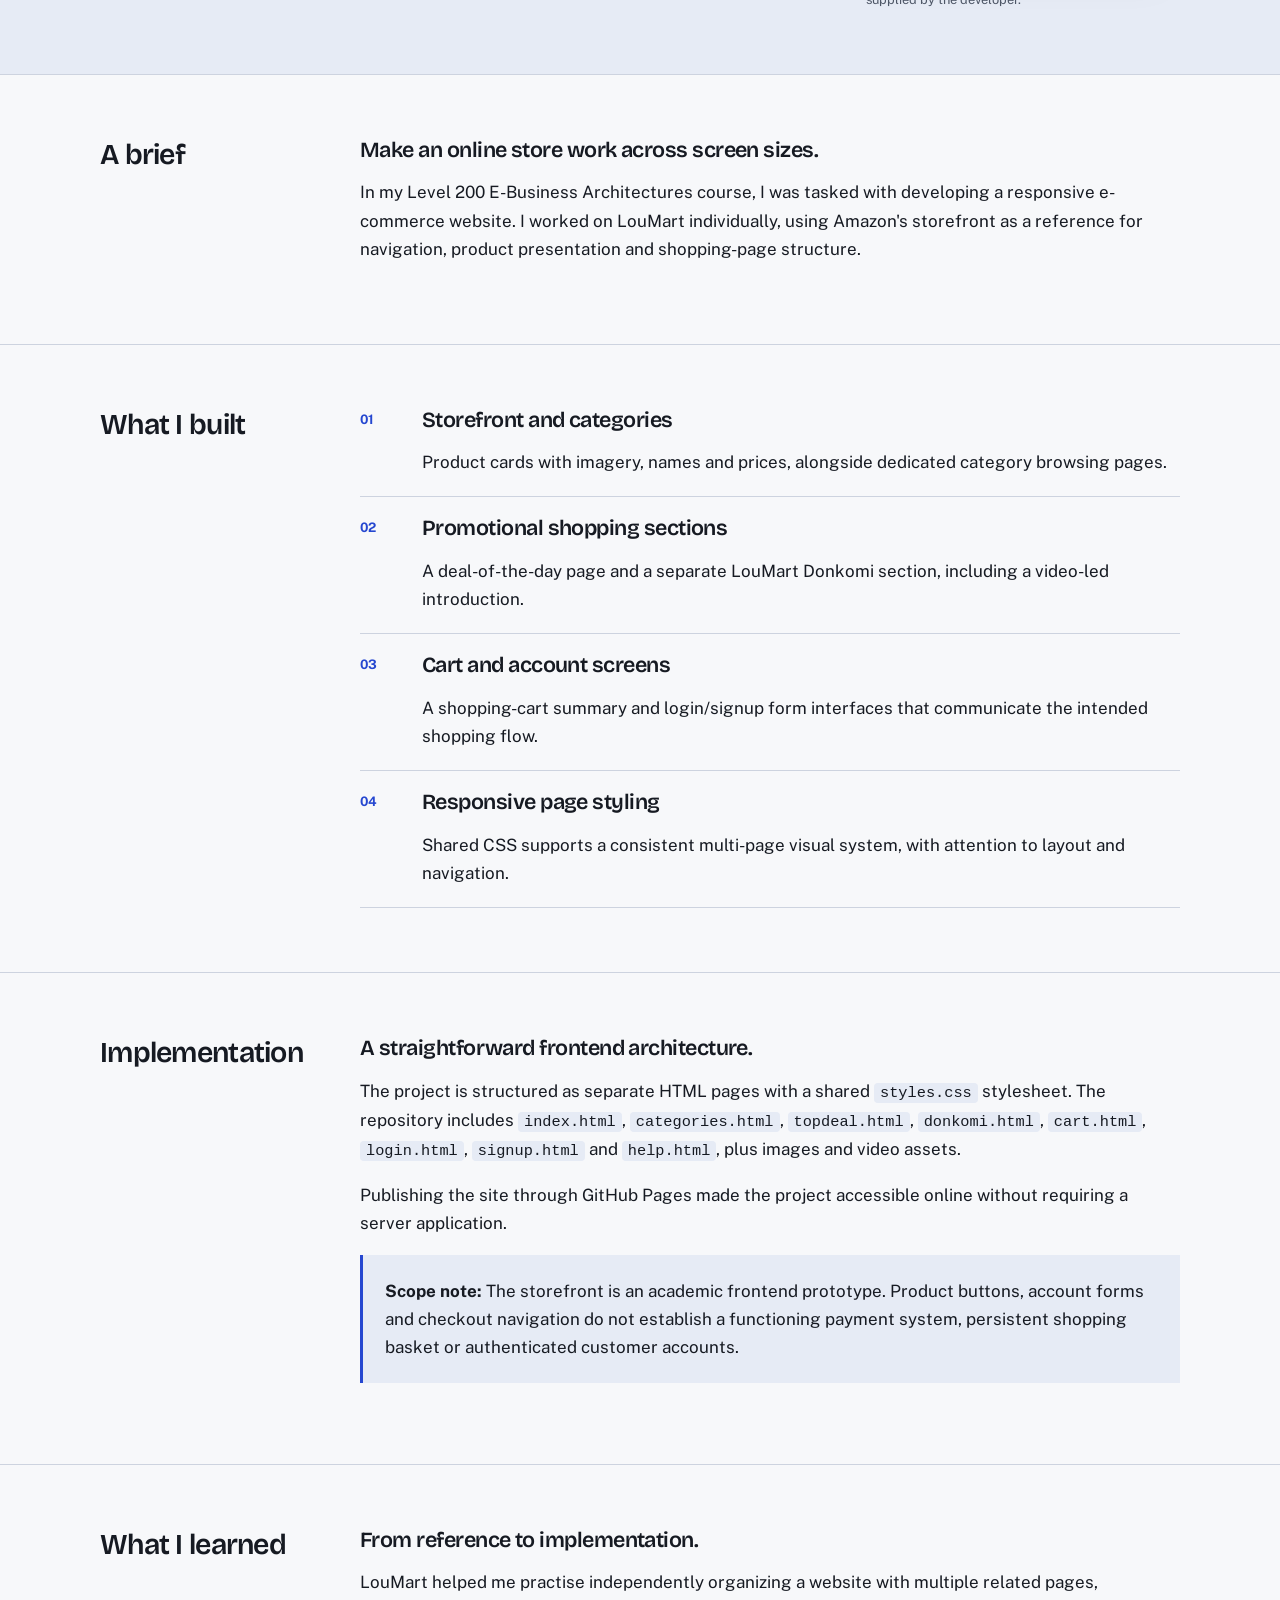
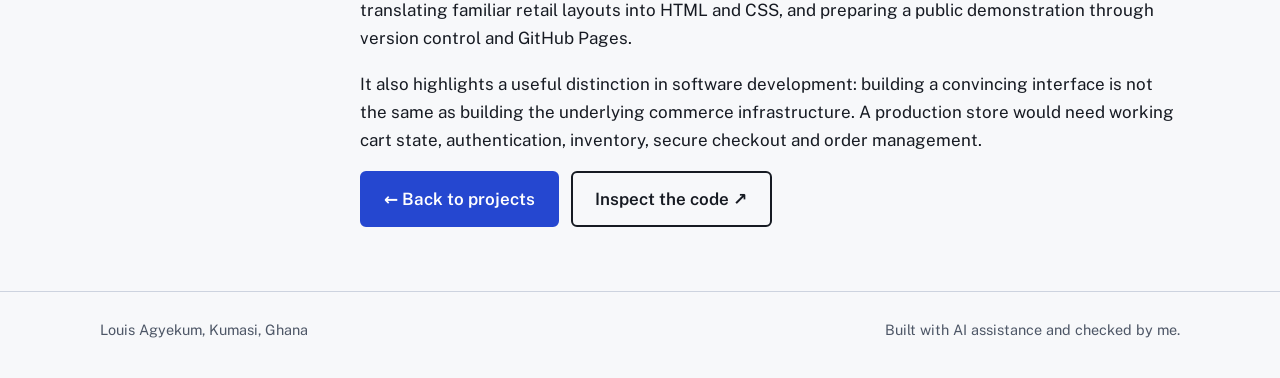
<file: loumart.html>
<!doctype html>

<html lang="en">
  <head>
    <meta charset="utf-8" />
    <meta content="width=device-width,initial-scale=1" name="viewport" />
    <meta
      content="LouMart is an independent Level 200 E-Business Architectures responsive e-commerce website project by Louis Agyekum."
      name="description"
    />
    <title>LouMart project case study | Louis Agyekum</title>
    <link href="css/style.css" rel="stylesheet" />
    <script>
      document.documentElement.classList.add("js");
    </script>
    <script>
      // New preference key resets the previous release's dark default once.
      // After that, visitors can save either theme normally.
      try {
        document.documentElement.dataset.theme =
          localStorage.getItem("louis-theme-v2") === "dark" ? "dark" : "light";
      } catch (e) {
        document.documentElement.dataset.theme = "light";
      }
    </script>
  </head>
  <body id="top">
    <div aria-hidden="true" class="progress"></div>
    <a class="skip" href="#main">Skip to content</a>
    <header>
      <div class="wrap">
        <a class="logo" href="index.html">Louis Agyekum</a>
        <button
          aria-controls="nav"
          aria-expanded="false"
          aria-label="Open menu"
          class="menu-btn"
          type="button"
        >
          <span></span><span></span><span></span>
        </button>
        <nav aria-label="Main" id="nav">
          <a href="index.html#about">About</a><a href="index.html#work">Work-xp</a
          ><a aria-current="page" href="index.html#projects">Projects</a
          ><a href="index.html#skills">Skills</a
          ><a href="services.html">Web services</a
          ><a href="index.html#contact">Contact</a>
        </nav>
      </div>
    </header>
    <div aria-label="Website appearance" class="theme-control">
      <button
        aria-checked="false"
        aria-label="Dark mode"
        class="theme-toggle"
        role="switch"
        title="Toggle dark mode"
        type="button"
      >
        <span aria-hidden="true" class="theme-icon theme-sun"
          ><svg
            fill="none"
            stroke="currentColor"
            stroke-linecap="round"
            stroke-width="2"
            viewbox="0 0 24 24"
          >
            <circle cx="12" cy="12" r="4"></circle>
            <path
              d="M12 2v2m0 16v2M4.93 4.93l1.42 1.42m11.3 11.3 1.42 1.42M2 12h2m16 0h2M4.93 19.07l1.42-1.42m11.3-11.3 1.42-1.42"
            ></path></svg
        ></span>
        <span aria-hidden="true" class="theme-icon theme-moon"
          ><svg
            fill="none"
            stroke="currentColor"
            stroke-linecap="round"
            stroke-width="2"
            viewbox="0 0 24 24"
          >
            <path d="M20.9 13A9 9 0 0 1 11 3.1 9 9 0 1 0 20.9 13Z"></path></svg
        ></span>
        <span aria-hidden="true" class="theme-knob"></span>
      </button>
    </div>
    <main class="case-study" id="main">
      <div class="wrap case-hero">
        <p class="loumart-project-state">Under active development</p>
        <p class="case-eyebrow">Selected work / Academic project / Level 200</p>
        <h1 data-split="">
          LouMart<span class="case-title-sub"
            >An e-commerce storefront built from the ground up.</span
          >
        </h1>
        <p class="lead">
          My independent semester project for E-Business Architectures:
          translating familiar online shopping patterns into a responsive,
          multi-page website. The project continues to evolve; the live site is
          a work in progress.
        </p>
        <div class="btns">
          <a
            class="btn main"
            href="https://ilouisagyekum.github.io/209_E-commerce-Project/"
            rel="noopener noreferrer"
            target="_blank"
            >View latest live website (in development) ↗</a
          ><a
            class="btn"
            href="https://github.com/ilouisagyekum/209_E-commerce-Project/tree/pre-release"
            rel="noopener noreferrer"
            target="_blank"
            >View the source ↗</a
          >
        </div>
        <dl class="case-facts">
          <div>
            <dt>My role</dt>
            <dd>Independent developer</dd>
          </div>
          <div>
            <dt>Context</dt>
            <dd>Level 200, first semester</dd>
          </div>
          <div>
            <dt>Course</dt>
            <dd>E-Business Architectures</dd>
          </div>
          <div>
            <dt>Built with</dt>
            <dd>HTML, CSS, JavaScript</dd>
          </div>
        </dl>
      </div>
      <section aria-labelledby="loumart-preview-heading" class="case-band">
        <div class="wrap">
          <div class="case-shot-heading">
            <h2 id="loumart-preview-heading">A closer look at LouMart</h2>
            <p>
              Desktop and mobile views of the storefront, showing how
              product browsing adapts to different screens.
            </p>
          </div>

          <div class="case-screenshot-pair">
            <figure class="case-screenshot">
              <img
                alt="Actual LouMart website screenshot showing its dark navigation bar, product search, four product cards with images and Ghana cedi prices, and Add to cart buttons"
                decoding="async"
                height="639"
                loading="lazy"
                src="assets/projects/loumart-homepage.png"
                width="1279"
              />
              <figcaption>
                Actual LouMart storefront screenshot supplied by the developer.
                Desktop view of the product listing section.
              </figcaption>
            </figure>
            <figure class="mobile-shot">
              <img
                alt="Actual mobile LouMart storefront showing stacked navigation, responsive product card with headphones, Ghana cedi price and Add to cart button"
                decoding="async"
                height="1280"
                loading="lazy"
                src="assets/projects/loumart-mobile.webp"
                width="628"
              />
              <figcaption>
                Mobile view · Real LouMart storefront screenshot supplied by the
                developer.
              </figcaption>
            </figure>
          </div>
        </div>
      </section>
      <section>
        <div class="wrap row">
          <h2>A brief</h2>
          <div class="body">
            <h3>Make an online store work across screen sizes.</h3>
            <p>
              In my Level 200 E-Business Architectures course, I was tasked with
              developing a responsive e-commerce website. I worked on LouMart
              individually, using Amazon's storefront as a reference for
              navigation, product presentation and shopping-page structure.
            </p>
          </div>
        </div>
      </section>
      <section>
        <div class="wrap row">
          <h2>What I built</h2>
          <div class="body">
            <div class="case-feature-list">
              <article>
                <span>01</span>
                <div class="storefront-list">
                  <h3>Storefront and categories</h3>
                  <p>
                    Product cards with imagery, names and prices, alongside
                    dedicated category browsing pages.
                  </p>
                </div>
              </article>
              <article>
                <span>02</span>
                <div>
                  <h3>Promotional shopping sections</h3>
                  <p>
                    A deal-of-the-day page and a separate LouMart Donkomi
                    section, including a video-led introduction.
                  </p>
                </div>
              </article>
              <article>
                <span>03</span>
                <div>
                  <h3>Cart and account screens</h3>
                  <p>
                    A shopping-cart summary and login/signup form interfaces
                    that communicate the intended shopping flow.
                  </p>
                </div>
              </article>
              <article>
                <span>04</span>
                <div>
                  <h3>Responsive page styling</h3>
                  <p>
                    Shared CSS supports a consistent multi-page visual system,
                    with attention to layout and navigation.
                  </p>
                </div>
              </article>
            </div>
          </div>
        </div>
      </section>
      <section>
        <div class="wrap row">
          <h2>Implementation</h2>
          <div class="body">
            <h3>A straightforward frontend architecture.</h3>
            <p>
              The project is structured as separate HTML pages with a shared
              <code>styles.css</code> stylesheet. The repository includes
              <code>index.html</code>, <code>categories.html</code>,
              <code>topdeal.html</code>, <code>donkomi.html</code>,
              <code>cart.html</code>, <code>login.html</code>,
              <code>signup.html</code> and <code>help.html</code>, plus images
              and video assets.
            </p>
            <p>
              Publishing the site through GitHub Pages made the project
              accessible online without requiring a server application.
            </p>
            <p class="case-note">
              <strong>Scope note:</strong> The storefront is an academic
              frontend prototype. Product buttons, account forms and checkout
              navigation do not establish a functioning payment system,
              persistent shopping basket or authenticated customer accounts.
            </p>
          </div>
        </div>
      </section>
      <section>
        <div class="wrap row">
          <h2>What I learned</h2>
          <div class="body">
            <h3>From reference to implementation.</h3>
            <p>
              LouMart helped me practise independently organizing a website with
              multiple related pages, translating familiar retail layouts into
              HTML and CSS, and preparing a public demonstration through version
              control and GitHub Pages.
            </p>
            <p>
              It also highlights a useful distinction in software development:
              building a convincing interface is not the same as building the
              underlying commerce infrastructure. A production store would need
              working cart state, authentication, inventory, secure checkout and
              order management.
            </p>
            <div class="btns">
              <a class="btn main" href="index.html#projects"
                >← Back to projects</a
              ><a
                class="btn"
                href="https://github.com/ilouisagyekum/209_E-commerce-Project/tree/pre-release"
                rel="noopener noreferrer"
                target="_blank"
                >Inspect the code ↗</a
              >
            </div>
          </div>
        </div>
      </section>
    </main>
    <footer>
      <div class="wrap">
        <span>Louis Agyekum, Kumasi, Ghana</span
        ><span>Built with AI assistance and checked by me.</span>
      </div>
    </footer>
    <script defer="" src="js/script.js"></script>
  </body>
</html>
</file>
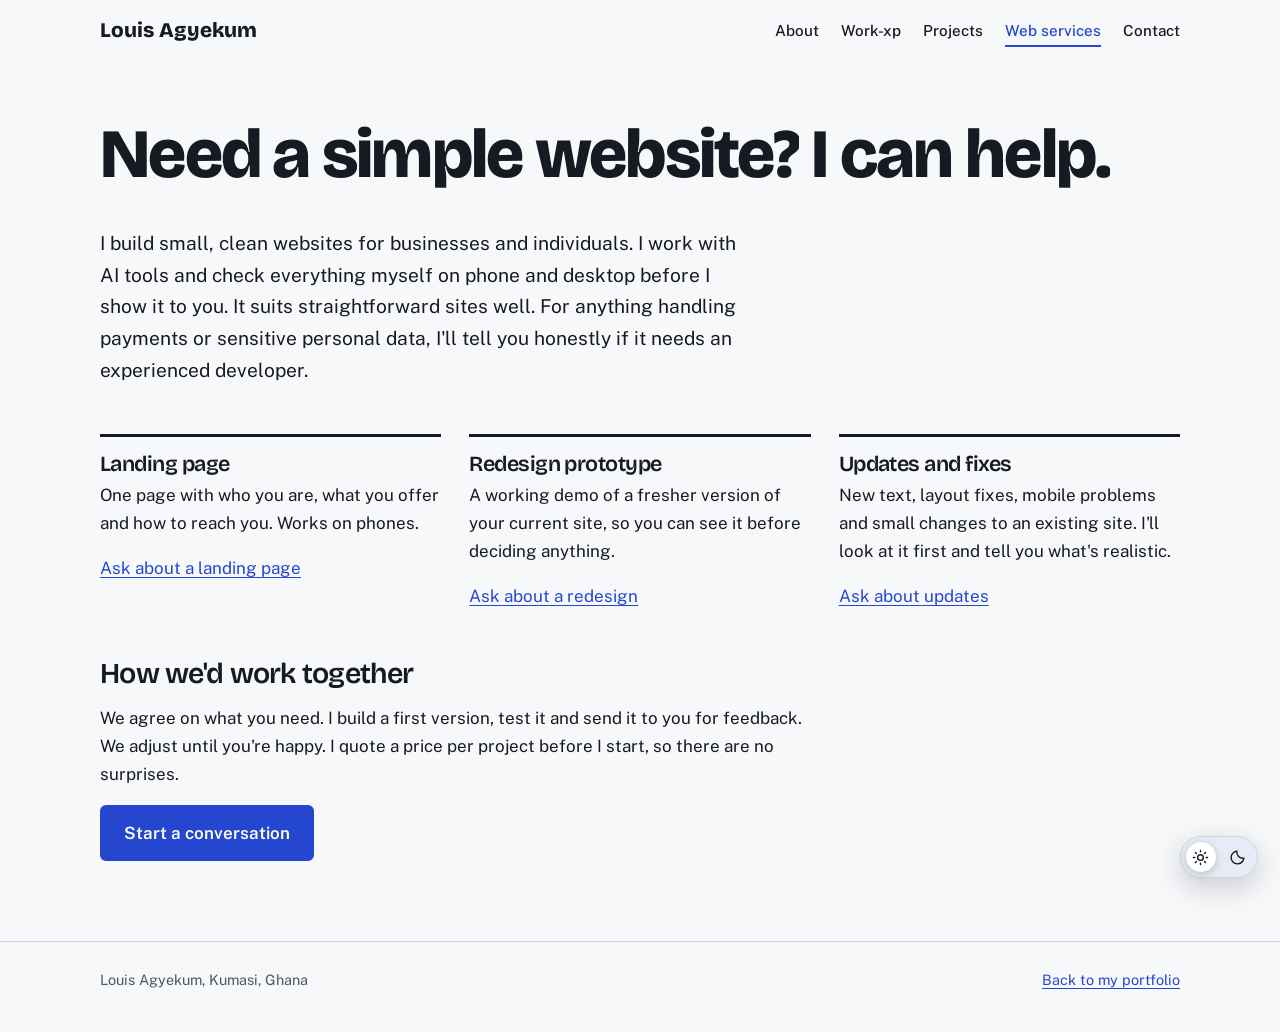
<file: services.html>
<!doctype html>
<html lang="en">
  <head>
    <meta charset="utf-8" />
    <meta name="viewport" content="width=device-width,initial-scale=1" />
    <meta
      name="description"
      content="Simple websites and website updates by Louis Agyekum, built with AI tools and checked by hand."
    />
    <title>Web services | Louis Agyekum</title>
    <link rel="stylesheet" href="css/style.css" />
    <script>
      document.documentElement.classList.add("js");
    </script>
    <script>
      // New preference key resets the previous release's dark default once.
      // After that, visitors can save either theme normally.
      try {
        document.documentElement.dataset.theme =
          localStorage.getItem("louis-theme-v2") === "dark" ? "dark" : "light";
      } catch (e) {
        document.documentElement.dataset.theme = "light";
      }
    </script>
  </head>
  <body>
    <div class="progress" aria-hidden="true"></div>
    <header>
      <div class="wrap">
        <a class="logo" href="index.html">Louis Agyekum</a>
        <button
          class="menu-btn"
          type="button"
          aria-expanded="false"
          aria-controls="nav"
          aria-label="Open menu"
        >
          <span></span><span></span><span></span>
        </button>
        <nav id="nav" aria-label="Main">
          <a href="index.html#about">About</a><a href="index.html#work">Work-xp</a
          ><a href="index.html#projects">Projects</a
          ><a href="services.html" aria-current="page">Web services</a
          ><a href="index.html#contact">Contact</a>
        </nav>
      </div>
    </header>
    <div class="theme-control" aria-label="Website appearance">
      <button
        class="theme-toggle"
        type="button"
        role="switch"
        aria-checked="false"
        aria-label="Dark mode"
        title="Toggle dark mode"
      >
        <span class="theme-icon theme-sun" aria-hidden="true"
          ><svg
            viewBox="0 0 24 24"
            fill="none"
            stroke="currentColor"
            stroke-width="2"
            stroke-linecap="round"
          >
            <circle cx="12" cy="12" r="4" />
            <path
              d="M12 2v2m0 16v2M4.93 4.93l1.42 1.42m11.3 11.3 1.42 1.42M2 12h2m16 0h2M4.93 19.07l1.42-1.42m11.3-11.3 1.42-1.42"
            /></svg
        ></span>
        <span class="theme-icon theme-moon" aria-hidden="true"
          ><svg
            viewBox="0 0 24 24"
            fill="none"
            stroke="currentColor"
            stroke-width="2"
            stroke-linecap="round"
          >
            <path d="M20.9 13A9 9 0 0 1 11 3.1 9 9 0 1 0 20.9 13Z" /></svg
        ></span>
        <span class="theme-knob" aria-hidden="true"></span>
      </button>
    </div>
    <main class="wrap" style="padding: 56px 0 80px">
      <h1 data-split>Need a simple website? I can help.</h1>
      <p class="lead">
        I build small, clean websites for businesses and individuals. I work
        with AI tools and check everything myself on phone and desktop before I
        show it to you. It suits straightforward sites well. For anything
        handling payments or sensitive personal data, I'll tell you honestly if
        it needs an experienced developer.
      </p>
      <div class="cards">
        <article>
          <h3>Landing page</h3>
          <p>
            One page with who you are, what you offer and how to reach you.
            Works on phones.
          </p>
          <a
            href="mailto:louisagyekum0500@gmail.com?subject=Landing%20page%20enquiry"
            >Ask about a landing page</a
          >
        </article>
        <article>
          <h3>Redesign prototype</h3>
          <p>
            A working demo of a fresher version of your current site, so you can
            see it before deciding anything.
          </p>
          <a
            href="mailto:louisagyekum0500@gmail.com?subject=Website%20redesign%20enquiry"
            >Ask about a redesign</a
          >
        </article>
        <article>
          <h3>Updates and fixes</h3>
          <p>
            New text, layout fixes, mobile problems and small changes to an
            existing site. I'll look at it first and tell you what's realistic.
          </p>
          <a
            href="mailto:louisagyekum0500@gmail.com?subject=Website%20update%20enquiry"
            >Ask about updates</a
          >
        </article>
      </div>
      <div class="body">
        <h2 style="margin-bottom: 14px">How we'd work together</h2>
        <p>
          We agree on what you need. I build a first version, test it and send
          it to you for feedback. We adjust until you're happy. I quote a price
          per project before I start, so there are no surprises.
        </p>
        <a
          class="btn main"
          href="https://wa.me/233500260000"
          target="_blank"
          rel="noopener noreferrer"
          >Start a conversation</a
        >
      </div>
    </main>
    <footer>
      <div class="wrap">
        <span>Louis Agyekum, Kumasi, Ghana</span
        ><a href="index.html">Back to my portfolio</a>
      </div>
    </footer>
    <script src="js/script.js" defer></script>
  </body>
</html>
</file>
<file: css/style.css>
@import url("https://fonts.googleapis.com/css2?family=Bricolage+Grotesque:opsz,wght@12..96,600;12..96,800&family=Public+Sans:wght@400;500;600&display=swap");
:root {
  --bg: #f7f8fa;
  --ink: #161a22;
  --mute: #4d5666;
  --blue: #2547d0;
  --panel: #e6ebf5;
  --rule: #cdd3df;
}
* {
  box-sizing: border-box;
}
html {
  scroll-behavior: smooth;
}
body {
  margin: 0;
  background: var(--bg);
  color: var(--ink);
  font:
    1.0625rem/1.65 "Public Sans",
    system-ui,
    sans-serif;
}
a {
  color: var(--blue);
  text-underline-offset: 3px;
}
a:focus-visible {
  outline: 3px solid var(--blue);
  outline-offset: 3px;
}
.wrap {
  width: min(1080px, 100% - 40px);
  margin: auto;
}
.skip {
  position: absolute;
  left: 12px;
  top: -60px;
  background: var(--ink);
  color: #fff;
  padding: 8px 14px;
}
.skip:focus {
  top: 10px;
}
header {
  padding: 14px 0;
}
header .wrap {
  display: flex;
  justify-content: space-between;
  flex-wrap: wrap;
  gap: 10px 28px;
  align-items: baseline;
}
.logo {
  font:
    800 1.3rem "Bricolage Grotesque",
    sans-serif;
  color: var(--ink);
  text-decoration: none;
}
nav {
  display: flex;
  flex-wrap: wrap;
  gap: 6px 22px;
}
nav a {
  color: var(--ink);
  text-decoration: none;
  font-weight: 500;
  font-size: 0.95rem;
}

h1,
h2,
h3 {
  font-family: "Bricolage Grotesque", sans-serif;
  letter-spacing: -0.025em;
  line-height: 1.1;
  margin: 0;
}
h1 {
  font-size: clamp(2.4rem, 5.4vw, 4.4rem);
  font-weight: 800;
}
h2 {
  font-size: 1.8rem;
  font-weight: 600;
}
h3 {
  font-size: 1.35rem;
  font-weight: 600;
  margin-bottom: 4px;
}
p {
  margin: 0 0 1em;
}
.hero {
  display: grid;
  grid-template-columns: 1.7fr 1fr;
  gap: 56px;
  padding: 64px 0 88px;
  align-items: start;
}
.lead {
  font-size: 1.2rem;
  max-width: 34em;
  margin: 28px 0;
}
.btns {
  display: flex;
  flex-wrap: wrap;
  gap: 12px;
}
.btn {
  padding: 12px 22px;
  border-radius: 6px;
  font-weight: 600;
  text-decoration: none;
  border: 2px solid var(--ink);
  color: var(--ink);
}
.btn.main {
  background: var(--blue);
  border-color: var(--blue);
  color: #fff;
}
.btn:hover {
  border-color: var(--ink);
  color: #fff;
}
.now {
  background: var(--panel);
  padding: 26px;
  border-radius: 4px 32px 4px 4px;
}
.now img {
  display: block;
  width: 120px;
  height: 120px;
  object-fit: cover;
  border-radius: 50%;
  margin-bottom: 18px;
}
.now h2 {
  font-size: 1.15rem;
}
.now dl {
  margin: 0;
}
.now dt {
  font-weight: 600;
  font-size: 0.88rem;
  color: var(--mute);
  margin-top: 14px;
}
.now dd {
  margin: 2px 0 0;
}
section {
  border-top: 1px solid var(--rule);
  padding: 64px 0;
}
.row {
  display: grid;
  grid-template-columns: 200px 1fr;
  gap: 40px;
}
.body {
  max-width: 42em;
}
.entry {
  display: grid;
  grid-template-columns: 140px 1fr;
  gap: 24px;
  padding-bottom: 40px;
}
.entry:last-child {
  padding-bottom: 0;
}
.entry time {
  color: var(--mute);
  font-size: 0.92rem;
  font-weight: 500;
  padding-top: 0.35em;
}
.where {
  color: var(--mute);
  margin: 0 0 10px;
}
ul {
  padding-left: 1.2em;
  margin: 0 0 1em;
}
li {
  margin-bottom: 0.45em;
}
.stack {
  font-size: 0.92rem;
  color: var(--mute);
}
.skills {
  display: grid;
  grid-template-columns: repeat(3, 1fr);
  gap: 32px;
}
.skills h3 {
  font-size: 1.1rem;
  margin-bottom: 10px;
}
.skills ul {
  padding: 0;
  list-style: none;
}
.contact h2 {
  font-size: clamp(2rem, 4vw, 3rem);
}
.contact .btns {
  margin: 24px 0;
}
footer {
  border-top: 1px solid var(--rule);
  padding: 26px 0 40px;
  color: var(--mute);
  font-size: 0.9rem;
}
footer .wrap {
  display: flex;
  justify-content: space-between;
  flex-wrap: wrap;
  gap: 10px;
}
.cards {
  display: grid;
  grid-template-columns: repeat(3, 1fr);
  gap: 28px;
  margin: 48px 0;
}
.cards article {
  border-top: 3px solid var(--ink);
  padding-top: 16px;
}
@media (max-width: 800px) {
  .hero,
  .row,
  .entry,
  .skills,
  .cards {
    grid-template-columns: 1fr;
    gap: 18px;
  }
  .hero {
    padding: 44px 0 56px;
    gap: 40px;
  }
  section {
    padding: 48px 0;
  }
}
@media (prefers-reduced-motion: reduce) {
  html {
    scroll-behavior: auto;
  }
}

/* ---------- Motion, polish and mobile ---------- */
html {
  -webkit-tap-highlight-color: transparent;
}
section[id],
#top {
  scroll-margin-top: 70px;
}
header {
  position: sticky;
  top: 0;
  z-index: 50;
  transition: transform 0.35s ease;
}
header::before {
  content: "";
  position: absolute;
  inset: 0;
  z-index: -1;
  background: rgba(247, 248, 250, 0.85);
  backdrop-filter: blur(12px);
  box-shadow: 0 1px 0 var(--rule);
  opacity: 0;
  transition: opacity 0.3s;
}
header.stuck::before {
  opacity: 1;
}
header.hide {
  transform: none;
}
.progress {
  position: fixed;
  inset: 0 0 auto;
  height: 3px;
  background: var(--blue);
  transform: scaleX(0);
  transform-origin: 0 50%;
  z-index: 60;
}
nav a {
  position: relative;
  padding: 4px 0;
}
nav a::after {
  content: "";
  position: absolute;
  left: 0;
  right: 0;
  bottom: 0;
  height: 2px;
  background: var(--blue);
  transform: scaleX(0);
  transform-origin: left;
  transition: transform 0.3s ease;
}
nav a:hover,
nav a.active,
nav a[aria-current] {
  color: var(--blue);
}
nav a:hover::after,
nav a.active::after,
nav a[aria-current]::after {
  transform: scaleX(1);
}
.menu-btn {
  display: none;
  width: 46px;
  height: 46px;
  border: 0;
  background: none;
  position: relative;
  z-index: 2;
  cursor: pointer;
}
.menu-btn span {
  position: absolute;
  left: 11px;
  right: 11px;
  height: 2px;
  border-radius: 2px;
  background: var(--ink);
  transition:
    transform 0.35s,
    opacity 0.2s,
    top 0.35s;
}
.menu-btn span:nth-child(1) {
  top: 15px;
}
.menu-btn span:nth-child(2) {
  top: 22px;
}
.menu-btn span:nth-child(3) {
  top: 29px;
}
.menu-open .menu-btn span:nth-child(1) {
  top: 22px;
  transform: rotate(45deg);
}
.menu-open .menu-btn span:nth-child(2) {
  opacity: 0;
}
.menu-open .menu-btn span:nth-child(3) {
  top: 22px;
  transform: rotate(-45deg);
}
.btn {
  position: relative;
  overflow: hidden;
  z-index: 0;
  display: inline-flex;
  align-items: center;
  min-height: 48px;
  transition:
    color 0.3s,
    transform 0.2s,
    box-shadow 0.3s;
}
.btn::before {
  content: "";
  position: absolute;
  inset: 0;
  background: var(--ink);
  transform: translateY(101%);
  transition: transform 0.35s cubic-bezier(0.2, 0.7, 0.2, 1);
  z-index: -1;
}
.btn:hover::before {
  transform: none;
}
.btn:hover {
  box-shadow: 0 10px 24px -12px rgba(22, 26, 34, 0.5);
}
.btn:active {
  transform: scale(0.97);
}
.clip {
  position: relative;
  aspect-ratio: 4/5;
  border-radius: 14px;
  overflow: hidden;
  background: var(--ink);
  margin-bottom: 20px;
}
.clip video {
  width: 100%;
  height: 100%;
  object-fit: cover;
  display: block;
}
.proj {
  position: relative;
  overflow: hidden;
  padding: 28px;
  margin: 0 0 24px;
  background: #fff;
  border: 1px solid var(--rule);
  border-radius: 16px;
  transition:
    transform 0.35s ease,
    box-shadow 0.35s ease,
    border-color 0.35s;
}
.proj::before {
  content: "";
  position: absolute;
  inset: 0;
  pointer-events: none;
  opacity: 0;
  transition: opacity 0.3s;
  background: radial-gradient(
    420px circle at var(--x, 50%) var(--y, 0),
    rgba(37, 71, 208, 0.09),
    transparent 60%
  );
}
.proj:hover {
  transform: translateY(-4px);
  box-shadow: 0 22px 44px -26px rgba(22, 26, 34, 0.4);
  border-color: #aab5d6;
}
.proj:hover::before {
  opacity: 1;
}
.proj:last-of-type {
  margin-bottom: 0;
}
.links a {
  display: inline-block;
  margin-right: 20px;
}
code {
  background: var(--panel);
  padding: 1px 6px;
  border-radius: 4px;
  font-size: 0.9em;
}
.entry {
  position: relative;
  border-left: 2px solid var(--rule);
  padding-left: 28px;
  margin-left: 6px;
}
.entry::before {
  content: "";
  position: absolute;
  left: -7px;
  top: 0.55em;
  width: 12px;
  height: 12px;
  border-radius: 50%;
  background: var(--blue);
  box-shadow: 0 0 0 4px var(--bg);
}
.skills li {
  display: inline-block;
  margin: 0 8px 10px 0;
  padding: 7px 15px;
  background: var(--panel);
  border-radius: 999px;
  font-size: 0.93rem;
  transition:
    background 0.25s,
    color 0.25s,
    transform 0.25s;
}
.skills li:hover {
  background: var(--blue);
  color: #fff;
  transform: translateY(-3px);
}
.dock {
  display: none;
}
@media (max-width: 800px) {
  body {
    font-size: 1rem;
  }
  header .wrap {
    flex-wrap: nowrap;
    align-items: center;
  }
  .menu-btn {
    display: block;
  }
  nav {
    position: fixed;
    inset: 0;
    z-index: 1;
    flex-direction: column;
    justify-content: center;
    gap: 10px;
    padding: 0 32px;
    background: var(--bg);
    visibility: hidden;
    clip-path: circle(0 at calc(100% - 40px) 36px);
    transition:
      clip-path 0.55s cubic-bezier(0.7, 0, 0.2, 1),
      visibility 0s 0.55s;
  }
  .menu-open nav {
    visibility: visible;
    clip-path: circle(150% at calc(100% - 40px) 36px);
    transition:
      clip-path 0.55s cubic-bezier(0.7, 0, 0.2, 1),
      visibility 0s;
  }
  nav a {
    font:
      800 2.3rem/1.2 "Bricolage Grotesque",
      sans-serif;
    opacity: 0;
    transform: translateY(24px);
    transition:
      opacity 0.4s,
      transform 0.4s,
      color 0.2s;
    transition-delay: calc(var(--n, 0) * 60ms + 0.2s);
  }
  .menu-open nav a {
    opacity: 1;
    transform: none;
  }
  nav a::after {
    display: none;
  }
  .menu-open {
    overflow: hidden;
  }
  .menu-open header {
    transform: none;
  }
  .hero {
    padding: 28px 0 56px;
  }
  h1 {
    font-size: clamp(2.2rem, 9.5vw, 3rem);
  }
  .lead {
    font-size: 1.08rem;
    margin: 20px 0;
  }
  .btns .btn {
    flex: 1 1 100%;
    justify-content: center;
  }
  .clip {
    aspect-ratio: 1/1;
  }
  section h2.reveal {
    border-left: 4px solid var(--blue);
    padding-left: 12px;
  }
  .proj {
    padding: 20px;
    border-radius: 14px;
  }
  .entry {
    padding-left: 20px;
  }
  .skills {
    gap: 24px;
  }
  footer {
    padding-bottom: 104px;
  }
  .dock {
    display: flex;
    gap: 10px;
    position: fixed;
    left: 12px;
    right: 12px;
    bottom: calc(12px + env(safe-area-inset-bottom, 0px));
    z-index: 40;
    transform: translateY(170%);
    transition: transform 0.45s cubic-bezier(0.2, 0.7, 0.2, 1);
  }
  .dock.show {
    transform: none;
  }
  .menu-open .dock {
    transform: translateY(170%);
  }
  .dock .btn {
    flex: 1;
    justify-content: center;
    background: var(--bg);
    box-shadow: 0 10px 26px -10px rgba(22, 26, 34, 0.45);
  }
  .dock .btn.main {
    background: var(--blue);
  }
}
@media (prefers-reduced-motion: no-preference) {
  .w {
    display: inline-block;
    overflow: hidden;
    vertical-align: top;
    padding-bottom: 0.1em;
  }
  .w > span {
    display: inline-block;
    transform: translateY(110%);
    animation: rise 0.85s cubic-bezier(0.2, 0.7, 0.2, 1) forwards;
    animation-delay: calc(var(--i) * 70ms + 0.1s);
  }
  .js .hero .lead,
  .js .hero .btns,
  .js .now {
    opacity: 0;
    animation: fade 0.9s cubic-bezier(0.2, 0.7, 0.2, 1) forwards;
  }
  .js .hero .lead {
    animation-delay: 0.9s;
  }
  .js .hero .btns {
    animation-delay: 1.05s;
  }
  .js .now {
    animation-delay: 1.2s;
  }
  .js .reveal {
    opacity: 0;
  }
  .js .reveal.in {
    opacity: 1;
    animation: up 0.8s cubic-bezier(0.2, 0.7, 0.2, 1) calc(var(--i, 0) * 90ms)
      backwards;
  }
  .entry.in::before {
    animation: pop 0.6s cubic-bezier(0.3, 1.6, 0.5, 1)
      calc(var(--i, 0) * 90ms + 0.2s) backwards;
  }
  @keyframes rise {
    to {
      transform: none;
    }
  }
  @keyframes fade {
    from {
      opacity: 0;
      transform: translateY(18px);
    }
    to {
      opacity: 1;
      transform: none;
    }
  }
  @keyframes up {
    from {
      opacity: 0;
      transform: translateY(28px);
    }
  }
  @keyframes pop {
    from {
      transform: scale(0);
    }
  }
}

/* Portfolio refinements: permanently visible header, circular portrait and mobile actions */
header {
  transform: none !important;
  background: var(--bg);
}
.clip {
  width: min(100%, 290px);
  aspect-ratio: 1 / 1;
  border-radius: 50%;
  margin: 0 auto 24px;
  border: 4px solid #fff;
  box-shadow:
    0 0 0 2px rgba(37, 71, 208, 0.22),
    0 18px 34px rgba(22, 26, 34, 0.13);
}
.clip video {
  width: 100%;
  height: 100%;
  object-fit: cover;
  object-position: center top;
}
@media (max-width: 800px) {
  .clip {
    width: min(100%, 270px);
    aspect-ratio: 1 / 1;
  }
  .dock {
    box-sizing: border-box;
    max-width: calc(100vw - 24px);
  }
  .dock .btn {
    min-width: 0;
    flex: 1 1 0;
    padding: 11px 9px;
    font-size: 0.88rem;
    text-align: center;
    white-space: nowrap;
  }
  .btns {
    min-width: 0;
  }
  .btns .btn {
    box-sizing: border-box;
    max-width: 100%;
    min-width: 0;
    overflow-wrap: anywhere;
    text-align: center;
  }
}
@media (max-width: 360px) {
  .dock .btn {
    font-size: 0.78rem;
    padding: 10px 6px;
  }
}

/* Theme switch: shared palette across both pages */
:root {
  --surface: #ffffff;
  --header-glass: rgba(247, 248, 250, 0.9);
  --video-border: #ffffff;
  --card-hover: #aab5d6;
  --spotlight: rgba(37, 71, 208, 0.09);
}
html[data-theme="dark"] {
  color-scheme: dark;
  --bg: #101722;
  --ink: #eef2f8;
  --mute: #b5c0d1;
  --blue: #8daaff;
  --panel: #1c293b;
  --rule: #344358;
  --surface: #182436;
  --header-glass: rgba(16, 23, 34, 0.92);
  --video-border: #dce6ff;
  --card-hover: #819bc9;
  --spotlight: rgba(141, 170, 255, 0.13);
}
body {
  transition:
    background-color 0.25s ease,
    color 0.25s ease;
}
header::before {
  background: var(--header-glass);
}
.proj {
  background: var(--surface);
}
.proj::before {
  background: radial-gradient(
    420px circle at var(--x, 50%) var(--y, 0),
    var(--spotlight),
    transparent 60%
  );
}
.proj:hover {
  border-color: var(--card-hover);
}
.clip {
  border-color: var(--video-border);
}
/* The video is portrait (544x736); crop from its TOP, not the middle, so the forehead remains visible. */
.clip video {
  object-position: center top !important;
}
.theme-toggle {
  display: inline-flex;
  align-items: center;
  justify-content: center;
  gap: 0.4rem;
  flex: 0 0 auto;
  background: var(--panel);
  color: var(--ink);
  border: 1px solid var(--rule);
  border-radius: 999px;
  padding: 0.4rem 0.7rem;
  font:
    600 0.82rem/1.3 "Public Sans",
    sans-serif;
  cursor: pointer;
}
.theme-toggle:hover {
  border-color: var(--blue);
}
.theme-toggle:focus-visible {
  outline: 3px solid var(--blue);
  outline-offset: 3px;
}
header .wrap {
  align-items: center;
}
header nav {
  align-items: center;
}
@media (max-width: 800px) {
  .theme-toggle {
    margin-left: auto;
  }
}
@media (prefers-reduced-motion: reduce) {
  body {
    transition: none;
  }
}

html[data-theme="dark"] .btn:not(.main):hover {
  color: var(--bg);
  background: var(--ink);
}
html[data-theme="dark"] .btn.main {
  color: #101722;
}

/* Floating icon-only theme switch, outside the navigation */
.theme-control {
  position: fixed;
  z-index: 45;
  right: 22px;
  bottom: calc(22px + env(safe-area-inset-bottom, 0px));
}
.theme-toggle {
  position: relative;
  display: flex;
  width: 78px;
  height: 42px;
  padding: 5px;
  gap: 0;
  justify-content: space-between;
  align-items: center;
  border: 1px solid var(--rule);
  border-radius: 999px;
  background: var(--panel);
  color: var(--ink);
  box-shadow: 0 9px 28px rgba(20, 28, 45, 0.2);
  cursor: pointer;
  margin: 0;
}
.theme-icon {
  width: 29px;
  height: 29px;
  display: grid;
  place-items: center;
  z-index: 2;
  pointer-events: none;
}
.theme-icon svg {
  width: 17px;
  height: 17px;
}
.theme-knob {
  position: absolute;
  left: 5px;
  top: 5px;
  width: 30px;
  height: 30px;
  border-radius: 50%;
  background: var(--surface);
  box-shadow: 0 2px 8px rgba(0, 0, 0, 0.2);
  transition: transform 0.25s ease;
  z-index: 1;
}
html[data-theme="dark"] .theme-knob {
  transform: translateX(36px);
}
.theme-toggle:focus-visible {
  outline: 3px solid var(--blue);
  outline-offset: 3px;
}
@media (max-width: 800px) {
  .theme-control {
    top: calc(78px + env(safe-area-inset-top, 0px));
    right: 12px;
    bottom: auto;
  }
  .theme-toggle {
    width: 78px;
    height: 42px;
    margin: 0;
  }
  .menu-open .theme-control {
    visibility: hidden;
  }
}
@media (prefers-reduced-motion: reduce) {
  .theme-knob {
    transition: none;
  }
}

/* Animate palette changes only when the visitor operates the switch.
   Avoids a dark-to-light flash during initial page load. */
html.theme-transitioning,
html.theme-transitioning body,
html.theme-transitioning header::before,
html.theme-transitioning .proj,
html.theme-transitioning .btn,
html.theme-transitioning .theme-toggle,
html.theme-transitioning .theme-knob,
html.theme-transitioning .dock,
html.theme-transitioning a,
html.theme-transitioning input,
html.theme-transitioning textarea {
  transition-property:
    background-color, color, border-color, box-shadow, fill, stroke, transform;
  transition-duration: 520ms;
  transition-timing-function: cubic-bezier(0.22, 1, 0.36, 1);
}
html.theme-transitioning .theme-knob {
  transition:
    transform 380ms cubic-bezier(0.22, 1, 0.36, 1),
    background-color 520ms ease;
}
@media (prefers-reduced-motion: reduce) {
  html.theme-transitioning,
  html.theme-transitioning body,
  html.theme-transitioning header::before,
  html.theme-transitioning .proj,
  html.theme-transitioning .btn,
  html.theme-transitioning .theme-toggle,
  html.theme-transitioning .theme-knob,
  html.theme-transitioning .dock,
  html.theme-transitioning a,
  html.theme-transitioning input,
  html.theme-transitioning textarea {
    transition-duration: 0ms !important;
  }
}

/* Hero typing effect restored from the original myPortfolio. */
.typing-line {
  min-height: 2.4rem;
  margin: 14px 0 18px;
  font-size: clamp(1rem, 2.3vw, 1.3rem);
  font-weight: 700;
  line-height: 1.55;
  color: var(--ink);
}
.typing-prefix {
  color: var(--ink);
  font-weight: 650;
}
.typing-animated {
  color: #2563eb;
}
html[data-theme="dark"] .typing-animated {
  color: #8cb6ff;
}
.typing-cursor {
  display: inline-block;
  width: 2px;
  height: 1em;
  margin-left: 4px;
  background: currentColor;
  vertical-align: -0.13em;
  animation: typing-blink 0.8s steps(1) infinite;
}
@keyframes typing-blink {
  50% {
    opacity: 0;
  }
}
@media (prefers-reduced-motion: reduce) {
  .typing-cursor {
    animation: none;
  }
}

/* Theme reveal: new palette sweeps outward from the top-right corner.
   View Transitions captures the whole page, so all elements change together. */
@supports (view-transition-name: root) {
  html.theme-swooping {
    view-transition-name: root;
  }
  html.theme-swooping::view-transition-old(root),
  html.theme-swooping::view-transition-new(root) {
    animation-duration: 0s;
    mix-blend-mode: normal;
  }
  html.theme-swooping::view-transition-old(root) {
    z-index: 1;
  }
  html.theme-swooping::view-transition-new(root) {
    z-index: 2;
    animation: theme-sweep-in 900ms cubic-bezier(0.22, 1, 0.36, 1) both;
  }
  @keyframes theme-sweep-in {
    from {
      clip-path: circle(0% at 100% 0%);
    }
    to {
      clip-path: circle(150% at 100% 0%);
    }
  }
}
@media (prefers-reduced-motion: reduce) {
  html.theme-swooping::view-transition-new(root) {
    animation: none !important;
  }
}

/* LouMart unpublished case-study draft */
.loumart-feature {
  border-left: 3px solid var(--blue);
  padding-left: 22px;
}
.case-hero {
  padding: 70px 0 68px;
}
.case-eyebrow {
  font-size: 0.8rem;
  text-transform: uppercase;
  letter-spacing: 0.13em;
  color: var(--mute);
  font-weight: 700;
}
.case-title-sub {
  display: block;
  font-size: clamp(1.35rem, 3vw, 2.3rem);
  line-height: 1.25;
  margin-top: 18px;
  color: var(--mute);
  max-width: 22em;
}
.case-hero .lead {
  max-width: 49rem;
}
.case-facts {
  display: grid;
  grid-template-columns: repeat(4, minmax(0, 1fr));
  gap: 20px;
  margin: 50px 0 0;
  border-top: 1px solid var(--rule);
  padding-top: 25px;
}
.case-facts dt {
  font-size: 0.75rem;
  letter-spacing: 0.1em;
  text-transform: uppercase;
  color: var(--mute);
}
.case-facts dd {
  margin: 6px 0 0;
  font-size: 0.95rem;
  font-weight: 600;
}
.case-band {
  background: var(--panel);
}
.case-window {
  background: #f9fafc;
  color: #182037;
  max-width: 940px;
  margin: auto;
  border: 1px solid #c7cedb;
  border-radius: 16px;
  overflow: hidden;
  box-shadow: 0 24px 55px #10182b1b;
}
.case-browser {
  background: #e7ebf2;
  padding: 12px 20px;
  display: flex;
  align-items: center;
  gap: 6px;
  border-bottom: 1px solid #c7cedb;
}
.case-browser span {
  width: 9px;
  height: 9px;
  border-radius: 50%;
  background: #a4aebd;
}
.case-browser small {
  margin-left: auto;
  font-size: 0.67rem;
  letter-spacing: 0.12em;
}
.case-mock-nav {
  display: flex;
  align-items: center;
  gap: 30px;
  padding: 25px 30px;
}
.case-mock-nav b {
  font-size: 1.5rem;
}
.case-mock-nav b span {
  color: #3355c9;
}
.case-mock-nav div {
  background: #e9edf5;
  border-radius: 6px;
  padding: 10px 18px;
  color: #677287;
  flex: 1;
  font-size: 0.85rem;
}
.case-mock-links {
  background: #19243a;
  color: #e9edf7;
  padding: 13px 30px;
  font-size: 0.72rem;
  letter-spacing: 0.06em;
}
.case-mock-hero {
  background: linear-gradient(115deg, #e1e9f6, #f6f8fc);
  padding: 45px 35px;
  display: flex;
  flex-direction: column;
  gap: 8px;
}
.case-mock-hero span {
  color: #3456b2;
  font-size: 0.72rem;
  letter-spacing: 0.13em;
}
.case-mock-hero strong {
  font-size: clamp(1.35rem, 3vw, 2.5rem);
  line-height: 1.1;
}
.case-mock-hero small {
  color: #5b6680;
}
.case-mock-grid {
  display: grid;
  grid-template-columns: repeat(4, 1fr);
  gap: 15px;
  padding: 22px 30px 35px;
}
.case-mock-grid div {
  height: 125px;
  background: linear-gradient(#e7ebf2 0 75%, #f1f3f8 75%);
  border: 1px solid #e1e5ee;
  border-radius: 7px;
  display: flex;
  align-items: end;
  padding: 8px;
  color: #66738a;
  font-size: 0.7rem;
}
.case-visual-note {
  max-width: 940px;
  margin: 12px auto 0;
  color: var(--mute);
  font-size: 0.78rem;
}
.case-study section .body h3 {
  margin-bottom: 16px;
}
.case-feature-list article {
  display: grid;
  grid-template-columns: 42px 1fr;
  gap: 20px;
  padding: 20px 0;
  border-bottom: 1px solid var(--rule);
}
.case-feature-list article:first-child {
  padding-top: 0;
}
.case-feature-list article span {
  color: var(--blue);
  font-size: 0.82rem;
  font-weight: 700;
}
.case-feature-list article p {
  margin: 8px 0 0;
}

.case-note {
  padding: 22px;
  background: var(--panel);
  border-left: 3px solid var(--blue);
}
@media (max-width: 700px) {
  .case-hero {
    padding: 42px 0;
  }
  .case-facts {
    grid-template-columns: repeat(2, minmax(0, 1fr));
  }
  .case-mock-nav {
    padding: 16px;
    gap: 12px;
  }
  .case-mock-nav small {
    display: none;
  }
  .case-mock-links {
    padding: 12px 16px;
    font-size: 0.55rem;
  }
  .case-mock-hero {
    padding: 30px 20px;
  }
  .case-mock-grid {
    grid-template-columns: repeat(2, 1fr);
    padding: 16px;
  }
  .case-mock-grid div {
    height: 95px;
  }
}

/* LouMart: authentic project imagery (draft case study) */
.case-shot-heading {
  max-width: 940px;
  margin: 0 auto 22px;
}
.case-shot-heading h2 {
  margin: 8px 0 10px;
  font-size: clamp(1.5rem, 3vw, 2.3rem);
}
.case-shot-heading p:last-child {
  color: var(--mute);
  margin: 0;
}
.case-screenshot {
  max-width: 940px;
  margin: 0 auto;
}
.case-screenshot img {
  display: block;
  width: 100%;
  height: auto;
  border-radius: 12px;
  border: 1px solid var(--rule);
  box-shadow: 0 20px 48px #00000019;
}
.case-screenshot figcaption {
  margin-top: 12px;
  color: var(--mute);
  font-size: 0.8rem;
}
.loumart-card-preview {
  display: block;
  width: 100%;
  height: auto;
  aspect-ratio: 2/1;
  object-fit: cover;
  object-position: center;
  border-radius: 10px;
  margin: 0 0 20px;
  border: 1px solid var(--rule);
}

/* LouMart — desktop and mobile views */
.loumart-project-state {
  display: inline-flex;
  align-items: center;
  gap: 7px;
  padding: 5px 11px;
  border: 1px solid var(--rule);
  border-radius: 999px;
  font-size: 0.74rem;
  font-weight: 700;
  color: var(--mute);
  margin: 0 0 12px;
}
.loumart-project-state::before {
  content: "";
  width: 7px;
  height: 7px;
  border-radius: 50%;
  background: #d19b47;
}
.loumart-card-preview {
  aspect-ratio: 2/1;
}
.case-screenshot-pair {
  max-width: 1050px;
  margin: 0 auto;
  display: grid;
  grid-template-columns: minmax(0, 1.75fr) minmax(190px, 0.72fr);
  gap: 24px;
  align-items: start;
}
.case-screenshot-pair figure {
  margin: 0;
  min-width: 0;
}
.case-screenshot-pair img {
  display: block;
  width: 100%;
  height: auto;
  border: 1px solid var(--rule);
  border-radius: 12px;
  box-shadow: 0 18px 40px #00000016;
}
.case-screenshot-pair .mobile-shot {
  max-width: 310px;
  justify-self: center;
}
.case-screenshot-pair figcaption {
  margin-top: 12px;
  color: var(--mute);
  font-size: 0.8rem;
  line-height: 1.55;
}
@media (max-width: 650px) {
  .case-screenshot-pair {
    grid-template-columns: 1fr;
    gap: 32px;
  }
  .case-screenshot-pair .mobile-shot {
    width: min(100%, 310px);
  }
}

/* KF Duo project presentation — no Studio S styles or assets */
.kf-card-preview {
  display: grid;
  grid-template-columns: 1fr 1fr;
  gap: 12px;
  margin: 0 0 18px;
}
.kf-card-preview img {
  width: 100%;
  aspect-ratio: 16/10;
  object-fit: cover;
  object-position: top;
  border-radius: 10px;
  border: 1px solid var(--rule);
}
.kf-case .case-hero {
  padding-bottom: 38px;
}
.kf-case .case-hero h1 {
  max-width: 950px;
}
.kf-gallery,
.kf-copy,
.kf-next {
  padding-top: 38px;
  padding-bottom: 36px;
}
.kf-gallery h2,
.kf-copy h2 {
  font-size: clamp(1.55rem, 3.2vw, 2.5rem);
  line-height: 1.2;
}
.kf-gallery figure {
  margin: 0;
  min-width: 0;
}
.kf-gallery figure img {
  display: block;
  width: 100%;
  height: auto;
  border: 1px solid var(--rule);
  border-radius: 12px;
}
.kf-gallery figcaption {
  color: var(--mute);
  font-size: 0.82rem;
  margin: 10px 0 0;
}
.kf-hero-grid,
.kf-gallery-grid {
  display: grid;
  grid-template-columns: repeat(2, minmax(0, 1fr));
  gap: 22px;
  margin: 25px 0 36px;
}
.kf-copy > div {
  padding: 32px 0;
  border-top: 1px solid var(--rule);
  max-width: 900px;
}
.kf-copy p {
  line-height: 1.75;
}
@media (max-width: 700px) {
  .kf-hero-grid,
  .kf-gallery-grid {
    grid-template-columns: 1fr;
  }
  .kf-card-preview {
    grid-template-columns: 1fr 1fr;
    gap: 8px;
  }
}

/* LouMart case study: consistent side-by-side desktop section layout */
@media (min-width: 801px) {
  .case-study section > .wrap.row {
    display: grid;
    grid-template-columns: minmax(180px, 220px) minmax(0, 1fr);
    align-items: start;
    column-gap: 40px;
  }
  .case-study section > .wrap.row > .body {
    width: 100%;
    max-width: none;
    min-width: 0;
  }
}
.case-feature-list article {
  grid-template-columns: 42px minmax(0, 1fr);
  align-items: start;
}
@media (max-width: 800px) {
  .case-study section > .wrap.row {
    display: grid;
    grid-template-columns: minmax(0, 1fr);
  }
}
</file>
